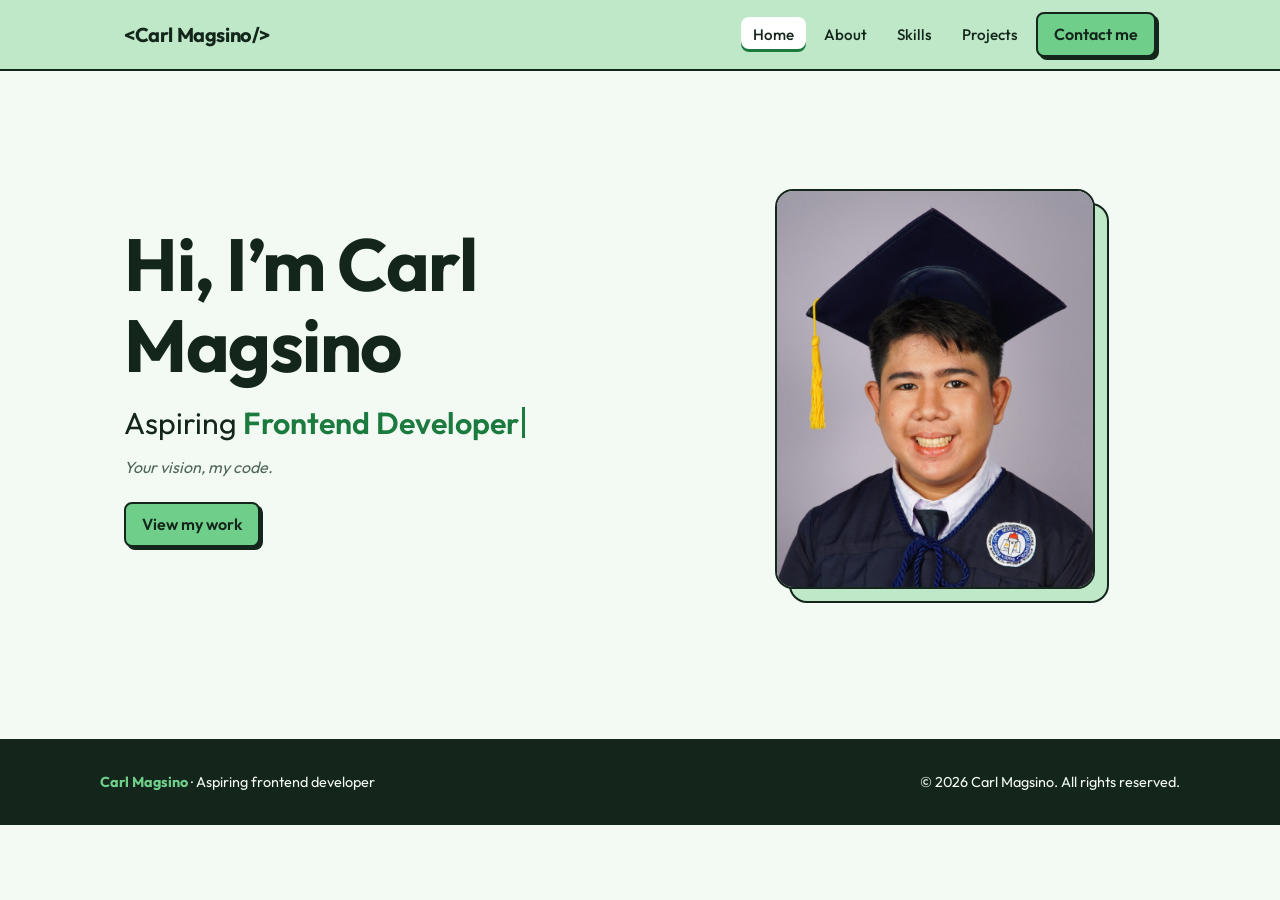
<file: index.html>
<!DOCTYPE html>
<html lang="en">
<head>
<meta charset="utf-8">
<meta name="viewport" content="width=device-width, initial-scale=1, viewport-fit=cover">
<title>Carl Magsino – Portfolio</title>
<link rel="preconnect" href="https://fonts.googleapis.com">
<link href="https://fonts.googleapis.com/css2?family=Outfit:wght@400;500;600;700&display=swap" rel="stylesheet">
<link rel="stylesheet" href="styles.css">
</head>
<body>
<header>
  <div class="bar">
    <a class="logo" href="#home">&lt;Carl Magsino/&gt;</a>
    <nav aria-label="Main">
      <a class="tab" href="#home">Home</a>
      <a class="tab" href="#about">About</a>
      <a class="tab" href="#skills">Skills</a>
      <a class="tab" href="#projects">Projects</a>
      <button class="btn" id="open" type="button">Contact me</button>
    </nav>
  </div>
</header>

<main>
  <section class="view" id="v-home">
    <div class="hero">
      <div>
        <h1>Hi, I’m Carl Magsino</h1>
        <p class="role">Aspiring <b id="type">Frontend Developer</b><span class="caret" aria-hidden="true"></span></p>
        <p class="tag">Your vision, my code.</p>
        <a class="btn" href="#projects">View my work</a>
      </div>
      <div class="portrait"><div class="ph"><img src="Gradpic.jpg" alt="Portrait of Carl Magsino"></div></div>
    </div>
  </section>

  <section class="view" id="v-about">
    <div class="about">
      <div class="avatar"><img src="Gradpic.jpg" alt="Portrait of Carl Magsino"></div>
      <div>
        <h2>About me</h2>
        <p>Hi! I’m <b>Carl Magsino</b>, an aspiring frontend developer who likes turning ideas into clean, friendly and responsive websites. I work with HTML, CSS, JavaScript and React, and I’m always learning new tools to sharpen my craft.</p>
        <p>Away from the keyboard, I enjoy music and games, which keep me curious and creative.</p>
        <div class="pills">
          <div class="pill"><b>Frontend dev</b>React, Tailwind and modern UI principles.</div>
          <div class="pill"><b>Responsive design</b>Layouts that work on every screen.</div>
          <div class="pill"><b>Creative coding</b>Mixing creativity with technical skill.</div>
        </div>
      </div>
    </div>
  </section>

  <section class="view" id="v-skills">
    <h2>My tech stack</h2>
    <p class="lede">I build fast, accessible, single-page and static sites with the tools below.</p>
    <div class="stack">
      <div class="skill"><i style="background:#ffb38a">HTML</i>HTML5</div>
      <div class="skill"><i style="background:#9ccbff">CSS</i>CSS3</div>
      <div class="skill"><i style="background:#ffe27a">JS</i>JavaScript</div>
      <div class="skill"><i style="background:#9aeaf5">Re</i>React</div>
      <div class="skill"><i style="background:#8fe0d6">TW</i>Tailwind</div>
      <div class="skill"><i style="background:#ff9c80">Git</i>Git</div>
    </div>
    <h2>What I can do</h2>
    <p class="lede">Responsive, good-looking sites that turn ideas into working products.</p>
    <div class="cards3">
      <div class="card"><h3>Static websites</h3><p>Fast, lightweight sites for portfolios, landing pages and small businesses.</p></div>
      <div class="card"><h3>Single-page apps</h3><p>App-like experiences with smooth navigation, built in React.</p></div>
      <div class="card"><h3>Redesign and polish</h3><p>Refreshing existing sites for clarity, speed and mobile screens.</p></div>
    </div>
  </section>

  <section class="view" id="v-projects">
    <h2>My projects</h2>
    <p class="lede">A selection of the things I’ve built.</p>
    <div class="grid" id="grid"></div>
  </section>
</main>

<footer>
  <div>
    <span><b>Carl Magsino</b> · Aspiring frontend developer</span>
    <span>© 2026 Carl Magsino. All rights reserved.</span>
  </div>
</footer>

<div class="scrim" id="scrim"></div>
<aside id="drawer" aria-label="Contact" aria-hidden="true">
  <button class="x" id="close" type="button" aria-label="Close contact panel">×</button>
  <h3>Get in touch</h3>
  <ul>
    <li><b>Email</b>carlmagsino@gmail.com</li>
    <li><b>Phone</b>+63 000 000 0000</li>
    <li><b>Location</b>Pasig City, Philippines</li>
  </ul>
  <div class="socials"><a href="#" >GitHub</a><a href="https://www.linkedin.com/in/carl-magzino-202988447/">LinkedIn</a><a href="#">Instagram</a></div>
</aside>

<script src="script.js"></script>
</body>
</html>
</file>
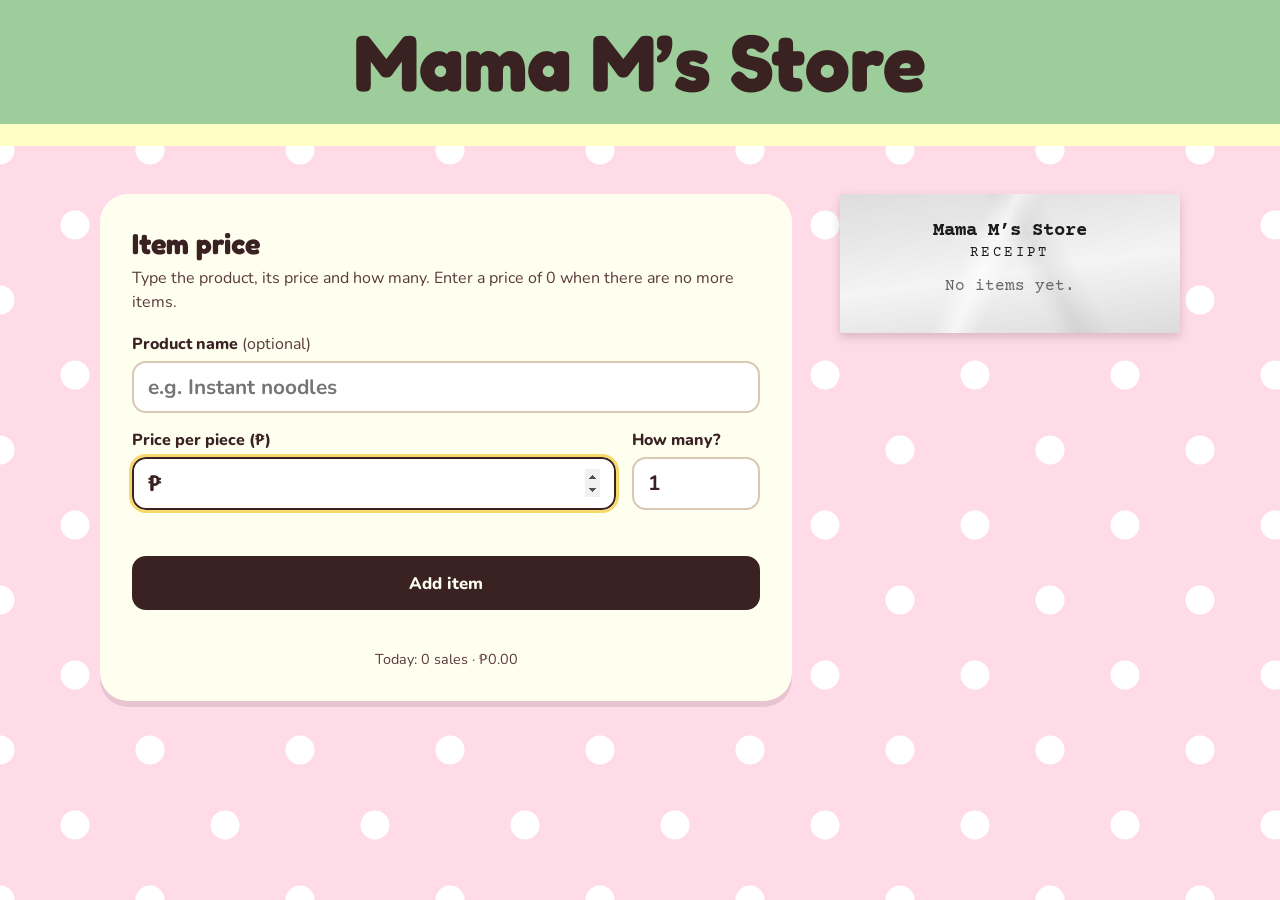
<file: mama-ms-store.html>
<!DOCTYPE html>
<html lang="en">
<head>
  <meta charset="UTF-8">
  <meta name="viewport" content="width=device-width, initial-scale=1">
  <title>Mama M's Store</title>
  <link rel="preconnect" href="https://fonts.googleapis.com">
  <link rel="preconnect" href="https://fonts.gstatic.com" crossorigin>
  <link href="https://fonts.googleapis.com/css2?family=Fredoka:wght@600;700&family=Courier+Prime:wght@400;700&family=Nunito:wght@400;700;800&display=swap" rel="stylesheet">
  <style>
:root {
  --green: #9ccd9b; --yellow: #ffffc4; --pink: #ffdbe8; --cream: #fffff0;
  --brown: #3a2222; --brown-soft: #5a3a3a; --err: #b3261e; --ok: #1d7a46;
}
* { box-sizing: border-box; }
[hidden] { display: none !important; }

body {
  margin: 0; min-height: 100vh;
  font-family: "Nunito", system-ui, sans-serif; color: var(--brown);
  background-color: var(--pink);
  background-image: radial-gradient(circle, #fff 0 14px, transparent 15px), radial-gradient(circle, #fff 0 14px, transparent 15px);
  background-size: 150px 150px; background-position: 0 0, 75px 75px;
}

header { background: var(--green); border-bottom: 22px solid var(--yellow); text-align: center; padding: 1rem; }
h1 { margin: 0; font: 700 clamp(2.4rem, 7vw, 5rem)/1.15 "Fredoka", sans-serif; }

.layout {
  max-width: 1120px; margin: 0 auto; padding: 3rem 1.25rem 4rem;
  display: grid; grid-template-columns: minmax(0, 1fr) 340px; gap: 3rem; align-items: start;
}

.card { background: var(--cream); border-radius: 28px; padding: 2rem; box-shadow: 0 6px 0 rgba(58,34,34,.12); }
.card h2 { margin: 0 0 .3rem; font: 700 1.8rem "Fredoka", sans-serif; }
.help { margin: 0 0 1.2rem; line-height: 1.5; color: var(--brown-soft); }

.fields { display: grid; grid-template-columns: 1fr 8rem; gap: 1rem; }
.fields[data-stage="payment"] { grid-template-columns: 1fr; }
.wide { grid-column: 1 / -1; }
label { display: block; font-weight: 800; margin-bottom: .35rem; }
.opt { font-weight: 400; color: var(--brown-soft); }

.field { display: flex; align-items: center; background: #fff; border: 2px solid #d8c8b4; border-radius: 14px; }
.field:focus-within { border-color: var(--brown); outline: 3px solid #f6d86b; }
.peso { padding-left: .9rem; font-size: 1.4rem; font-weight: 800; }
input { flex: 1; min-width: 0; border: 0; background: transparent; color: var(--brown); font: 700 1.3rem "Nunito", sans-serif; padding: .65rem .9rem; }
.peso + input { padding-left: .5rem; }
input:focus { outline: none; }

.message { min-height: 1.5rem; margin: .7rem 0; font-weight: 700; }
.message.error { color: var(--err); }
.message.info { color: var(--ok); }

button { font: 800 1.05rem "Nunito", sans-serif; border-radius: 14px; padding: .85rem 1.2rem; cursor: pointer; border: 2px solid var(--brown); }
button:focus-visible { outline: 3px solid #f6d86b; outline-offset: 2px; }
.primary { background: var(--brown); color: var(--cream); width: 100%; }
.primary:hover { background: var(--brown-soft); }
.ghost { background: transparent; color: var(--brown); }
.ghost:hover { background: #f4e9d6; }

.quick { display: flex; flex-wrap: wrap; gap: .6rem; margin-top: 1rem; }
.quick button { background: #fff3a8; padding: .55rem 1rem; }
.quick button:hover { background: #ffe978; }

.result { text-align: center; background: #e5f4e3; border-radius: 18px; padding: 1.2rem; }
.result span { display: block; font-weight: 800; }
.result strong { font: 700 3rem "Fredoka", sans-serif; color: var(--ok); }

.actions { display: grid; gap: .7rem; margin-top: 1rem; }
.today { margin: 1.4rem 0 0; font-size: .9rem; color: var(--brown-soft); text-align: center; }

/* Receipt */
.paper {
  font-family: "Courier Prime", "Courier New", monospace; color: #1b1b1b;
  padding: 1.6rem 1.3rem 1.4rem; border-radius: 2px;
  background:
    linear-gradient(115deg, transparent 38%, rgba(255,255,255,.65) 44%, transparent 50%),
    linear-gradient(62deg, transparent 52%, rgba(0,0,0,.06) 58%, transparent 66%),
    linear-gradient(172deg, rgba(0,0,0,.05), transparent 30%, rgba(255,255,255,.5) 55%, rgba(0,0,0,.06)),
    #e9e9e9;
  box-shadow: 0 4px 10px rgba(58,34,34,.2);
}
.paper h3 { margin: 0 0 .2rem; text-align: center; font-size: 1.2rem; }
.sub { margin: 0 0 1rem; text-align: center; letter-spacing: .25em; font-size: .85rem; }
.items { list-style: none; margin: 0; padding: 0; }
.line { display: flex; align-items: baseline; gap: .3rem; padding: .12rem 0; font-size: .92rem; }
.line span { overflow-wrap: anywhere; }
.line b { font-weight: 400; white-space: nowrap; }
.dots { flex: 1; min-width: 1rem; border-bottom: 2px dotted #555; transform: translateY(-3px); }
.rm { width: auto; padding: 0 .4rem; border: 0; background: none; color: var(--err); font-size: 1.1rem; line-height: 1; border-radius: 4px; }
.empty { text-align: center; color: #666; }
.totals { margin-top: .6rem; border-top: 2px dashed #555; padding-top: .5rem; }
.totals .grand b, .totals .change b, .totals .balance b { font-weight: 700; }
.totals .grand { font-size: 1.05rem; font-weight: 700; }
.totals .change { color: var(--ok); }
.totals .balance { color: var(--err); }
.thanks { text-align: center; margin: 1rem 0 .6rem; }

@media (max-width: 880px) { .layout { grid-template-columns: 1fr; gap: 2rem; } .card { padding: 1.4rem; } }

  </style>
</head>
<body>
  <header><h1>Mama M’s Store</h1></header>

  <main class="layout">
    <section class="card" aria-labelledby="step-title">
      <h2 id="step-title">Item price</h2>
      <p id="step-help" class="help"></p>

      <form id="entry-form" novalidate>
        <div class="fields" id="fields">
          <div id="name-wrap" class="wide">
            <label for="name">Product name <span class="opt">(optional)</span></label>
            <div class="field"><input id="name" type="text" maxlength="30" autocomplete="off" placeholder="e.g. Instant noodles"></div>
          </div>
          <div>
            <label for="amount" id="amount-label">Price per piece (₱)</label>
            <div class="field"><span class="peso" aria-hidden="true">₱</span>
              <input id="amount" type="number" inputmode="decimal" min="0" step="0.01" autocomplete="off" autofocus></div>
          </div>
          <div id="qty-wrap">
            <label for="qty">How many?</label>
            <div class="field"><input id="qty" type="number" inputmode="numeric" min="1" step="1" value="1" autocomplete="off"></div>
          </div>
        </div>
        <p id="message" class="message" role="status" aria-live="polite"></p>
        <button id="submit-btn" class="primary" type="submit">Add item</button>
      </form>

      <div id="quick" class="quick" hidden aria-label="Quick payment amounts"></div>

      <div id="result" class="result" hidden>
        <span>Change to give</span><strong id="result-amount"></strong>
      </div>

      <div class="actions">
        <button id="new-btn" class="primary" type="button" hidden>Next customer</button>
        <button id="cancel-btn" class="ghost" type="button" hidden>Cancel sale</button>
      </div>

      <p id="today" class="today"></p>
    </section>

    <aside class="receipt" aria-label="Receipt">
      <div class="paper">
        <h3>Mama M’s Store</h3>
        <p class="sub">RECEIPT</p>
        <ul id="item-list" class="items"></ul>
        <p id="empty" class="empty">No items yet.</p>
        <div id="totals" class="totals"></div>
        <p id="thanks" class="thanks" hidden>Thank you for shopping with us!</p>
      </div>
    </aside>
  </main>

  <script>
// Mama M's Store – sari-sari checkout
// Money is kept in centavos (integers) to avoid floating-point errors.

const DISCOUNT_THRESHOLD = 20000; // ₱200.00
const DISCOUNT_RATE = 0.05;       // 5%
const STORE_KEY = "mamaM-store";

const $ = id => document.getElementById(id);
const esc = s => s.replace(/[&<>"]/g, c => ({ "&": "&amp;", "<": "&lt;", ">": "&gt;", '"': "&quot;" }[c]));
const peso = c => "₱" + (c / 100).toLocaleString("en-PH", { minimumFractionDigits: 2, maximumFractionDigits: 2 });
const toCentavos = v => Math.round(parseFloat(v) * 100);

// ---- Daily tally (kept in the browser, resets each day) ----
function loadDaily() {
  const day = new Date().toDateString();
  try {
    const d = JSON.parse(localStorage.getItem(STORE_KEY));
    if (d) return d.day === day ? d : { day, sales: 0, revenue: 0 };
  } catch (e) { /* storage unavailable */ }
  return { day, sales: 0, revenue: 0 };
}
function saveDaily() { try { localStorage.setItem(STORE_KEY, JSON.stringify(daily)); } catch (e) { /* ignore */ } }
const daily = loadDaily();

// ---- Sale state ----
const state = { stage: "items", items: [], total: 0, discount: 0, paid: 0, firstPayment: 0 };
const lineTotal = it => it.price * it.qty;
const subtotal = () => state.items.reduce((s, it) => s + lineTotal(it), 0);

const form = $("entry-form"), priceIn = $("amount"), qtyIn = $("qty"), nameIn = $("name");
const message = $("message"), itemList = $("item-list");

function say(text, type) {
  message.textContent = text;
  message.className = "message" + (type ? " " + type : "");
}

// ---- Receipt rendering ----
const row = (l, v, cls = "") => `<div class="line ${cls}"><span>${l}</span><i class="dots"></i><b>${v}</b></div>`;

function renderReceipt() {
  const canRemove = state.stage === "items";
  itemList.innerHTML = state.items.map((it, i) =>
    `<li class="line"><span>${it.qty} × ${esc(it.name)}</span><i class="dots"></i><b>${peso(lineTotal(it))}</b>` +
    (canRemove ? `<button class="rm" type="button" data-i="${i}" aria-label="Remove ${esc(it.name)}">×</button>` : "") + `</li>`
  ).join("");
  $("empty").hidden = state.items.length > 0;

  let rows = "";
  if (state.items.length) rows += row("Products Entered", state.items.length);
  if (state.stage === "items") {
    if (state.items.length) rows += row("Running total", peso(subtotal()));
  } else {
    rows += row("Grand Total Sales", peso(subtotal()));
    rows += row("Discount (5%)", state.discount > 0 ? "-" + peso(state.discount) : peso(0));
    rows += row("Final Price", peso(state.total), "grand");
    if (state.paid > 0) {
      rows += row("Amount Paid", peso(state.paid));
      if (state.firstPayment < state.total) rows += row("Additional Payment", peso(state.paid - state.firstPayment));
      rows += state.paid >= state.total
        ? row("Change", peso(state.paid - state.total), "change")
        : row("Remaining Balance", peso(state.total - state.paid), "balance");
    }
  }
  $("totals").innerHTML = rows;
  $("totals").hidden = !rows;
  $("thanks").hidden = state.stage !== "done";
}

function renderStage() {
  const s = state.stage;
  $("entry-form").hidden = s === "done";
  $("fields").dataset.stage = s;
  $("name-wrap").hidden = $("qty-wrap").hidden = s !== "items";
  $("quick").hidden = s !== "payment";
  $("result").hidden = s !== "done";
  $("new-btn").hidden = s !== "done";
  $("cancel-btn").hidden = s === "done" || state.items.length === 0;

  if (s === "items") {
    $("step-title").textContent = "Item price";
    $("step-help").textContent = "Type the product, its price and how many. Enter a price of 0 when there are no more items.";
    $("amount-label").textContent = "Price per piece (₱)";
    $("submit-btn").textContent = "Add item";
  } else if (s === "payment") {
    const more = state.paid > 0;
    $("step-title").textContent = "Payment";
    $("step-help").textContent = more
      ? `Remaining balance: ${peso(state.total - state.paid)}. Collect it from the customer and enter the amount.`
      : `Final price: ${peso(state.total)}. Enter the payment or tap a quick amount.`;
    $("amount-label").textContent = more ? "Collect remaining balance (₱)" : "Payment (₱)";
    $("submit-btn").textContent = state.paid > 0 ? "Collect balance" : "Calculate change";
    $("quick").innerHTML = [["exact", "Exact"], [10000, "₱100"], [20000, "₱200"], [50000, "₱500"], [100000, "₱1,000"]]
      .map(([v, t]) => `<button type="button" data-amt="${v}">${t}</button>`).join("");
  } else {
    $("step-title").textContent = "Paid. Salamat!";
    $("step-help").textContent = "The sale is complete. Ready for the next customer.";
    $("result-amount").textContent = peso(state.paid - state.total);
  }
  $("today").textContent = `Today: ${daily.sales} sale${daily.sales === 1 ? "" : "s"} · ${peso(daily.revenue)}`;

  renderReceipt();
  nameIn.value = ""; priceIn.value = ""; qtyIn.value = "1";
  if (s !== "done") priceIn.focus();
}

// ---- Logic ----
function handleItem(price) {
  if (price === 0) {
    if (!state.items.length) return say("Add at least one item before entering 0.", "error");
    const sub = subtotal();
    state.discount = sub >= DISCOUNT_THRESHOLD ? Math.round(sub * DISCOUNT_RATE) : 0;
    state.total = sub - state.discount;
    state.stage = "payment";
    say(state.discount > 0
      ? `Purchase reached ${peso(DISCOUNT_THRESHOLD)}. 5% discount applied.`
      : "No discount. It applies at ₱200.00 or more.", "info");
    return renderStage();
  }
  const qty = Number(qtyIn.value);
  if (!Number.isInteger(qty) || qty < 1) return say("Quantity must be a whole number, 1 or more.", "error");
  const name = nameIn.value.trim() || `Item ${state.items.length + 1}`;
  state.items.push({ name, price, qty });
  say(`Added ${qty} × ${name} = ${peso(price * qty)}.`, "info");
  renderStage();
}

function handlePayment(value) {
  if (value <= 0) return say("Enter an amount greater than 0.", "error");
  if (state.paid === 0) state.firstPayment = value;
  state.paid += value;
  if (state.paid >= state.total) {
    state.stage = "done";
    daily.sales += 1; daily.revenue += state.total;
    saveDaily();
    say("");
  } else {
    say(`Remaining Balance: ${peso(state.total - state.paid)}. Collect the remaining balance.`, "error");
  }
  renderStage();
}

function newSale() {
  Object.assign(state, { stage: "items", items: [], total: 0, discount: 0, paid: 0, firstPayment: 0 });
  say("");
  renderStage();
}

form.addEventListener("submit", e => {
  e.preventDefault();
  const raw = priceIn.value.trim(), num = parseFloat(raw);
  if (raw === "" || Number.isNaN(num)) return say("Enter a number.", "error");
  if (num < 0) return say("Amount can't be negative.", "error");
  state.stage === "items" ? handleItem(toCentavos(raw)) : handlePayment(toCentavos(raw));
  if (message.classList.contains("error")) priceIn.focus();
});

$("quick").addEventListener("click", e => {
  const b = e.target.closest("button[data-amt]");
  if (!b) return;
  handlePayment(b.dataset.amt === "exact" ? state.total - state.paid : Number(b.dataset.amt));
});

itemList.addEventListener("click", e => {
  const b = e.target.closest(".rm");
  if (!b) return;
  const [gone] = state.items.splice(Number(b.dataset.i), 1);
  say(`Removed ${gone.name}.`, "info");
  renderStage();
});

$("cancel-btn").addEventListener("click", () => {
  if (confirm("Cancel this sale and clear all items?")) newSale();
});
$("new-btn").addEventListener("click", newSale);

renderStage();
  </script>
</body>
</html>
</file>
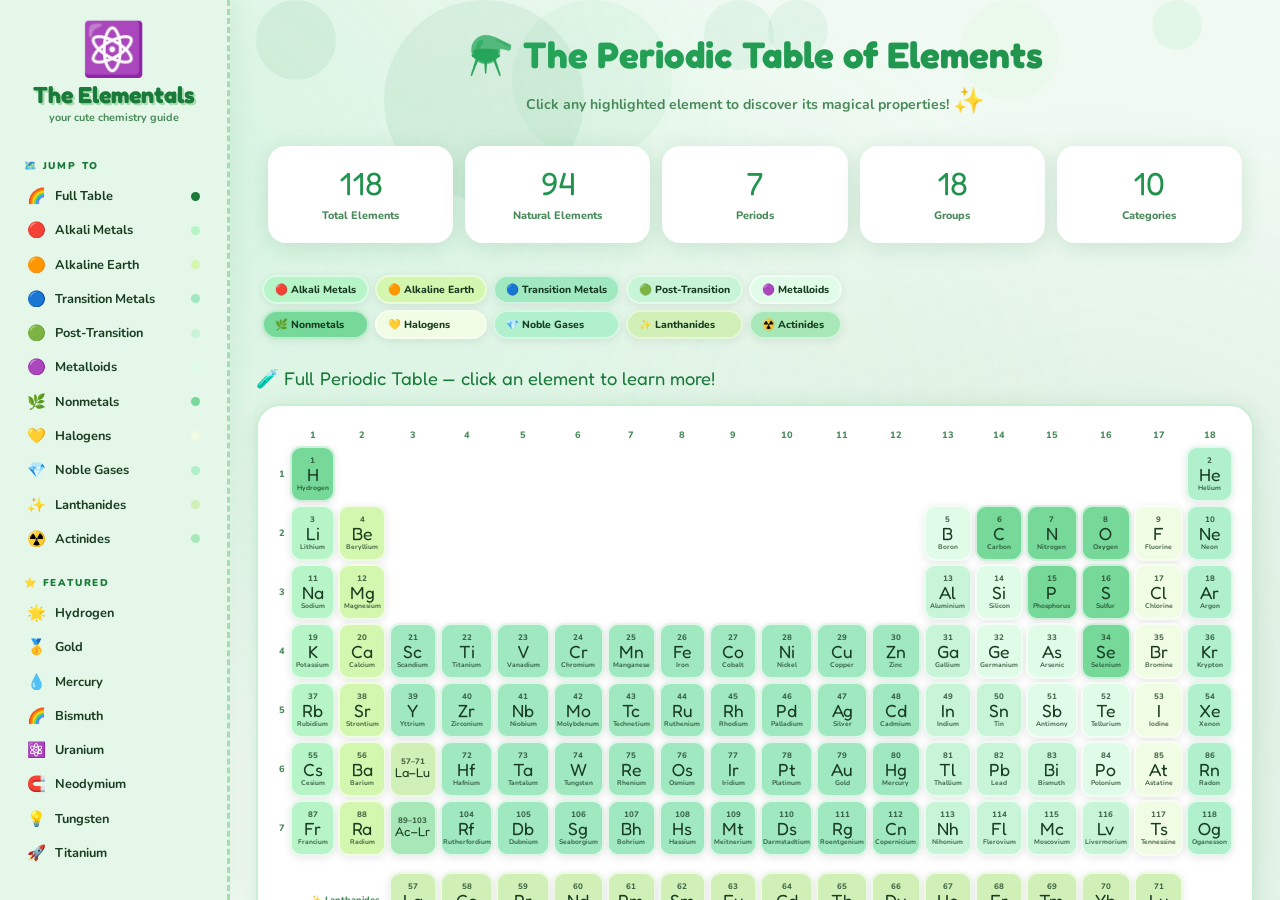
<file: periodic-table.html>
<!DOCTYPE html>
<html lang="en">
<head>
<meta charset="UTF-8">
<meta name="viewport" content="width=device-width, initial-scale=1.0">
<title>⚛️ The Elementals</title>
<link href="https://fonts.googleapis.com/css2?family=Nunito:wght@400;600;700;800;900&family=Fredoka+One&display=swap" rel="stylesheet">
<style>
*, *::before, *::after { box-sizing: border-box; margin: 0; padding: 0; }
:root {
  --bg:        #f0faf2;
  --sidebar:   #e4f7e8;
  --card:      #ffffff;
  --border:    #a8dbb0;
  --text:      #1a3d22;
  --muted:     #4a8a5a;
  --pink:      #2ecc71;
  --violet:    #1a7a3a;
  --mint:      #27ae60;
  --yellow:    #a8e6b8;
  --sky:       #52c97a;
  --shadow:    0 4px 22px rgba(30,120,60,.15);
  --c-alkali:       #b7f5c8;
  --c-alkaline:     #d4f7b0;
  --c-transition:   #a0e8c0;
  --c-post:         #c8f5d8;
  --c-metalloid:    #e0fce8;
  --c-nonmetal:     #76d99a;
  --c-halogen:      #f0fce4;
  --c-noble:        #b0f0cc;
  --c-lanthanide:   #d0f0b8;
  --c-actinide:     #a8e8b8;
}
html { scroll-behavior: smooth; }
body {
  font-family: 'Nunito', sans-serif;
  background: var(--bg);
  color: var(--text);
  height: 100vh;
  overflow: hidden;
}
body::before {
  content: '';
  position: fixed; inset: 0; z-index: 0;
  background:
    radial-gradient(circle at 15% 20%, rgba(46,204,113,.12) 0%, transparent 45%),
    radial-gradient(circle at 85% 75%, rgba(26,122,58,.10) 0%, transparent 45%),
    radial-gradient(circle at 50% 50%, rgba(82,201,122,.08) 0%, transparent 60%);
  animation: bgPulse 10s ease-in-out infinite alternate;
  pointer-events: none;
}
@keyframes bgPulse { from{opacity:.7} to{opacity:1} }
.orbs { position:fixed;inset:0;z-index:0;pointer-events:none;overflow:hidden; }
.orb { position:absolute;border-radius:50%;opacity:.07;animation:floatOrb linear infinite; }
.orb:nth-child(1){width:120px;height:120px;background:#2ecc71;left:5%;animation-duration:14s;animation-delay:0s}
.orb:nth-child(2){width:80px;height:80px;background:#1a7a3a;left:20%;animation-duration:18s;animation-delay:2s}
.orb:nth-child(3){width:160px;height:160px;background:#52c97a;left:40%;animation-duration:12s;animation-delay:4s}
.orb:nth-child(4){width:60px;height:60px;background:#27ae60;left:60%;animation-duration:16s;animation-delay:1s}
.orb:nth-child(5){width:100px;height:100px;background:#a8e6b8;left:75%;animation-duration:20s;animation-delay:3s}
.orb:nth-child(6){width:50px;height:50px;background:#2ecc71;left:90%;animation-duration:11s;animation-delay:5s}
.orb:nth-child(7){width:200px;height:200px;background:#1a7a3a;left:30%;animation-duration:22s;animation-delay:7s}
.orb:nth-child(8){width:70px;height:70px;background:#27ae60;left:55%;animation-duration:15s;animation-delay:9s}
@keyframes floatOrb{0%{transform:translateY(110vh) scale(.8)}100%{transform:translateY(-15vh) scale(1.1)}}
.layout {
  display:flex;
  height:100vh;
  position:relative;
  z-index:1;
  overflow:hidden;
}
.sidebar {
  width:230px;flex-shrink:0;
  background:var(--sidebar);
  border-right:3px dashed var(--border);
  padding:24px 14px 32px;
  display:flex;flex-direction:column;gap:4px;
  height:100vh;
  overflow-y:auto;
  box-shadow:4px 0 24px rgba(30,120,60,.08);
  animation:slideInLeft .6s cubic-bezier(.34,1.56,.64,1) both;
}
@keyframes slideInLeft{from{transform:translateX(-100%);opacity:0}to{transform:translateX(0);opacity:1}}
.logo { text-align:center;padding:0 0 20px;animation:logoBounce 2.4s ease-in-out infinite; }
@keyframes logoBounce{0%,100%{transform:translateY(0)}50%{transform:translateY(-7px)}}
.logo-icon { font-size:52px;display:block;line-height:1; }
.logo h1 { font-family:'Fredoka One',cursive;font-size:1.45rem;color:#1a7a3a;text-shadow:2px 2px 0 #a8dbb0;margin-top:4px; }
.logo p { font-size:.68rem;color:var(--muted);font-weight:700;margin-top:2px; }
.nav-sec { font-size:.62rem;font-weight:900;text-transform:uppercase;letter-spacing:1.8px;color:#1a7a3a;padding:10px 10px 4px; }
.nav-link {
  display:flex;align-items:center;gap:9px;
  padding:9px 13px;border-radius:13px;
  text-decoration:none;color:var(--text);
  font-size:.80rem;font-weight:700;
  transition:background .2s,color .2s,transform .2s;
  position:relative;overflow:hidden;
}
.nav-link::before {
  content:'';position:absolute;inset:0;
  background:linear-gradient(135deg,#1a7a3a,#2ecc71);
  opacity:0;transition:opacity .25s;border-radius:13px;
}
.nav-link:hover::before{opacity:1}
.nav-link:hover{color:white;transform:translateX(5px)}
.nav-link .ico{font-size:.95rem;position:relative;z-index:1}
.nav-link .lbl{position:relative;z-index:1}
.nav-dot{width:9px;height:9px;border-radius:50%;margin-left:auto;position:relative;z-index:1;flex-shrink:0}
.main { flex:1;padding:32px 26px 48px;min-width:0;height:100vh;overflow-y:auto;scroll-behavior:smooth; }
.hero { text-align:center;margin-bottom:28px;animation:fadeDown .7s ease both; }
@keyframes fadeDown{from{opacity:0;transform:translateY(-28px)}to{opacity:1;transform:translateY(0)}}
.hero h2 {
  font-family:'Fredoka One',cursive;font-size:2.3rem;
  background:linear-gradient(130deg,#27ae60,#1a7a3a,#52c97a);
  -webkit-background-clip:text;-webkit-text-fill-color:transparent;background-clip:text;
  animation:shimmer 4s linear infinite;background-size:300%;
}
@keyframes shimmer{0%{background-position:0% 50%}50%{background-position:100% 50%}100%{background-position:0% 50%}}
.hero p{font-size:.88rem;font-weight:700;color:var(--muted);margin-top:6px}
.hero .sparkles{font-size:1.6rem;animation:spin 4s linear infinite;display:inline-block}
@keyframes spin{to{transform:rotate(360deg)}}
.stats-table{width:100%;border-collapse:separate;border-spacing:12px 0;margin-bottom:26px;animation:fadeUp .7s ease .15s both}
@keyframes fadeUp{from{opacity:0;transform:translateY(22px)}to{opacity:1;transform:translateY(0)}}
.stats-table td {
  background:var(--card);border-radius:18px;padding:16px 10px;text-align:center;
  box-shadow:var(--shadow);border:2px solid transparent;
  transition:transform .3s cubic-bezier(.34,1.56,.64,1),border-color .3s,box-shadow .3s;
  width:20%;
}
.stats-table td:hover{transform:translateY(-8px) rotate(-1.5deg);border-color:#1a7a3a;box-shadow:0 12px 36px rgba(30,120,60,.22)}
.stat-num{font-family:'Fredoka One',cursive;font-size:2rem;background:linear-gradient(135deg,#27ae60,#1a7a3a);-webkit-background-clip:text;-webkit-text-fill-color:transparent;background-clip:text;display:block}
.stat-lbl{font-size:.68rem;font-weight:800;color:var(--muted)}
.legend-wrap{margin-bottom:22px;animation:fadeUp .7s ease .25s both}
.legend-table{border-collapse:separate;border-spacing:6px 6px}
.legend-table td{padding:5px 11px;border-radius:50px;font-size:.65rem;font-weight:800;white-space:nowrap;cursor:default;transition:transform .2s,box-shadow .2s;border:2px solid rgba(255,255,255,.5);box-shadow:0 2px 8px rgba(0,0,0,.08)}
.legend-table td:hover{transform:scale(1.12);box-shadow:0 6px 18px rgba(0,0,0,.15)}
.section-title{font-family:'Fredoka One',cursive;font-size:1.15rem;color:#1a7a3a;margin-bottom:14px;animation:fadeUp .7s ease .3s both}
.table-wrap{background:var(--card);border-radius:24px;padding:18px 16px;box-shadow:var(--shadow);overflow-x:auto;border:2px solid #c8edd0;animation:fadeUp .7s ease .35s both}
.ptable{border-collapse:separate;border-spacing:3px;min-width:860px}
.glabel,.plabel{font-size:.58rem;font-weight:800;color:var(--muted);text-align:center;padding:2px;cursor:default}
.el{
  width:56px;height:56px;border-radius:11px;text-align:center;vertical-align:middle;
  cursor:pointer;transition:transform .22s cubic-bezier(.34,1.56,.64,1),box-shadow .22s,opacity .22s;
  border:2px solid rgba(255,255,255,.65);box-shadow:0 2px 8px rgba(0,0,0,.09);
  position:relative;overflow:visible;text-decoration:none;color:inherit;
}
.el{animation:popIn .45s cubic-bezier(.34,1.56,.64,1) both}
.ptable tr:nth-child(1) .el{animation-delay:.05s}
.ptable tr:nth-child(2) .el{animation-delay:.10s}
.ptable tr:nth-child(3) .el{animation-delay:.15s}
.ptable tr:nth-child(4) .el{animation-delay:.20s}
.ptable tr:nth-child(5) .el{animation-delay:.26s}
.ptable tr:nth-child(6) .el{animation-delay:.32s}
.ptable tr:nth-child(7) .el{animation-delay:.38s}
.ptable tr:nth-child(8) .el{animation-delay:.44s}
.ptable tr:nth-child(9) .el{animation-delay:.50s}
.ptable tr:nth-child(10) .el{animation-delay:.55s}
.ptable tr:nth-child(11) .el{animation-delay:.60s}
@keyframes popIn{from{opacity:0;transform:scale(.4) rotate(8deg)}to{opacity:1;transform:scale(1) rotate(0)}}
.el:hover{transform:scale(1.20) translateY(-4px);z-index:20;box-shadow:0 10px 28px rgba(0,0,0,.22),0 0 0 3px white,0 0 0 5px #27ae60}
.el:active{transform:scale(.93)}
.en{font-size:.5rem;font-weight:800;opacity:.75;line-height:1;display:block}
.es{font-family:'Fredoka One',cursive;font-size:1.1rem;line-height:1.1;display:block}
.enm{font-size:.42rem;font-weight:700;opacity:.8;line-height:1.1;display:block}
.emp{cursor:default;background:transparent!important;box-shadow:none!important;border-color:transparent!important}
.emp:hover{transform:none!important;box-shadow:none!important}
.gap-row td{height:10px;background:transparent;border:none}
.slabel{font-size:.58rem;font-weight:800;color:var(--muted);text-align:right;padding-right:6px;white-space:nowrap;cursor:default;background:transparent!important;box-shadow:none!important;border-color:transparent!important}
.slabel:hover{transform:none!important}
.alkali    {background:var(--c-alkali)}
.alkaline  {background:var(--c-alkaline)}
.transition{background:var(--c-transition)}
.post      {background:var(--c-post)}
.metalloid {background:var(--c-metalloid)}
.nonmetal  {background:var(--c-nonmetal)}
.halogen   {background:var(--c-halogen)}
.noble     {background:var(--c-noble)}
.lanthanide{background:var(--c-lanthanide)}
.actinide  {background:var(--c-actinide)}

/* ── DETAIL OVERLAY ── */
.detail-overlay{
  position:fixed;inset:0;z-index:200;
  background:rgba(20,80,40,.35);
  backdrop-filter:blur(6px);
  opacity:0;pointer-events:none;
  transition:opacity .35s;
  display:flex;align-items:center;justify-content:center;
}
.detail-overlay:target{opacity:1;pointer-events:all;animation:overlayIn .35s ease both}
@keyframes overlayIn{from{opacity:0}to{opacity:1}}
.detail-card{
  background:var(--card);border-radius:28px;
  padding:28px 28px 24px;
  width:380px;max-width:95vw;max-height:92vh;
  overflow-y:auto;
  box-shadow:0 24px 80px rgba(20,80,40,.28);
  position:relative;
  border:3px dashed #a8dbb0;
  animation:cardPop .45s cubic-bezier(.34,1.56,.64,1) both;
}
@keyframes cardPop{from{transform:scale(.5) rotate(-6deg);opacity:0}to{transform:scale(1) rotate(0);opacity:1}}
.detail-close{
  position:absolute;top:14px;right:14px;
  width:32px;height:32px;border-radius:50%;
  background:#d4f0da;color:#1a7a3a;
  font-weight:900;font-size:1rem;
  display:flex;align-items:center;justify-content:center;
  text-decoration:none;
  transition:background .2s,transform .2s;
  line-height:1;
}
.detail-close:hover{background:#1a7a3a;color:white;transform:rotate(90deg) scale(1.1)}

.detail-sym{font-family:'Fredoka One',cursive;font-size:4.5rem;text-align:center;line-height:1;margin:4px 0 6px;animation:symBounce .6s cubic-bezier(.34,1.56,.64,1) .1s both}
@keyframes symBounce{from{transform:scale(0) rotate(-15deg);opacity:0}to{transform:scale(1) rotate(0);opacity:1}}
.detail-name{font-family:'Fredoka One',cursive;font-size:1.6rem;text-align:center;background:linear-gradient(130deg,#27ae60,#1a7a3a);-webkit-background-clip:text;-webkit-text-fill-color:transparent;background-clip:text;margin-bottom:4px}
.detail-num{text-align:center;font-size:.78rem;color:var(--muted);font-weight:700;margin-bottom:12px}
.detail-badge{display:block;width:fit-content;margin:0 auto 14px;padding:4px 16px;border-radius:50px;font-size:.7rem;font-weight:800;border:2px solid rgba(0,0,0,.1)}
.detail-props-table{width:100%;border-collapse:separate;border-spacing:8px;margin-bottom:14px}
.detail-props-table td{background:var(--bg);border-radius:13px;padding:10px 8px;text-align:center;width:50%}
.prop-v{font-family:'Fredoka One',cursive;font-size:1.05rem;color:#1a7a3a;display:block}
.prop-k{font-size:.6rem;font-weight:800;color:var(--muted);text-transform:uppercase;letter-spacing:.5px}
.detail-fact{background:linear-gradient(135deg,#edfaf1,#f0fce8);border-radius:16px;padding:14px 16px;font-size:.76rem;font-weight:700;line-height:1.6;color:var(--text);border:2px dashed #a8dbb0}
.detail-fact::before{content:"✨ Fun Fact";display:block;font-family:'Fredoka One',cursive;font-size:.88rem;color:#1a7a3a;margin-bottom:5px}

@keyframes pulse{0%,100%{transform:scale(1)}50%{transform:scale(1.3)}}
::-webkit-scrollbar{width:6px;height:6px}
::-webkit-scrollbar-track{background:#d4f0da;border-radius:6px}
::-webkit-scrollbar-thumb{background:#27ae60;border-radius:6px}

.cat-grid{display:grid;grid-template-columns:repeat(auto-fill,minmax(56px,1fr));gap:6px;margin-top:12px}
.cat-desc{font-size:.78rem;font-weight:700;color:var(--muted);padding:10px 4px 4px;line-height:1.6}
</style>
</head>
<body>

<div class="orbs" aria-hidden="true">
  <div class="orb"></div><div class="orb"></div><div class="orb"></div><div class="orb"></div>
  <div class="orb"></div><div class="orb"></div><div class="orb"></div><div class="orb"></div>
</div>

<!-- ══════════════════════════════════════════════════════════════
     ELEMENT DETAIL PANELS
══════════════════════════════════════════════════════════════ -->

<!-- H -->
<div class="detail-overlay" id="el1">
  <div class="detail-card">
    <a class="detail-close" href="#">✕</a>
    <div class="detail-sym" style="color:#0d6e35">H</div>
    <div class="detail-name">Hydrogen</div>
    <div class="detail-num">Atomic Number: 1 · Mass: 1.008 u</div>
    <span class="detail-badge" style="background:var(--c-nonmetal)">Reactive Nonmetal</span>
    <table class="detail-props-table"><tr>
      <td><span class="prop-v">1</span><span class="prop-k">Period</span></td>
      <td><span class="prop-v">1</span><span class="prop-k">Group</span></td>
    </tr><tr>
      <td><span class="prop-v">1.008</span><span class="prop-k">Atomic Mass</span></td>
      <td><span class="prop-v">Gas 💨</span><span class="prop-k">State @ RT</span></td>
    </tr></table>
    <div class="detail-fact">The most abundant element in the universe! Stars are mostly hydrogen — it powers the sun through nuclear fusion. 🌟</div>
  </div>
</div>

<!-- He -->
<div class="detail-overlay" id="el2">
  <div class="detail-card">
    <a class="detail-close" href="#">✕</a>
    <div class="detail-sym" style="color:#188744">He</div>
    <div class="detail-name">Helium</div>
    <div class="detail-num">Atomic Number: 2 · Mass: 4.003 u</div>
    <span class="detail-badge" style="background:var(--c-noble)">Noble Gas</span>
    <table class="detail-props-table"><tr>
      <td><span class="prop-v">1</span><span class="prop-k">Period</span></td>
      <td><span class="prop-v">18</span><span class="prop-k">Group</span></td>
    </tr><tr>
      <td><span class="prop-v">4.003</span><span class="prop-k">Atomic Mass</span></td>
      <td><span class="prop-v">Gas 💨</span><span class="prop-k">State @ RT</span></td>
    </tr></table>
    <div class="detail-fact">Helium makes your voice squeaky and balloons float! It's the second most abundant element in the universe. 🎈</div>
  </div>
</div>

<!-- Li -->
<div class="detail-overlay" id="el3">
  <div class="detail-card">
    <a class="detail-close" href="#">✕</a>
    <div class="detail-sym" style="color:#155724">Li</div>
    <div class="detail-name">Lithium</div>
    <div class="detail-num">Atomic Number: 3 · Mass: 6.941 u</div>
    <span class="detail-badge" style="background:var(--c-alkali)">Alkali Metal</span>
    <table class="detail-props-table"><tr>
      <td><span class="prop-v">2</span><span class="prop-k">Period</span></td>
      <td><span class="prop-v">1</span><span class="prop-k">Group</span></td>
    </tr><tr>
      <td><span class="prop-v">6.941</span><span class="prop-k">Atomic Mass</span></td>
      <td><span class="prop-v">Solid 🧱</span><span class="prop-k">State @ RT</span></td>
    </tr></table>
    <div class="detail-fact">Powers almost every phone, laptop, and electric car battery! It's also used in mood-stabilizing medication. 🔋</div>
  </div>
</div>

<!-- Be -->
<div class="detail-overlay" id="el4">
  <div class="detail-card">
    <a class="detail-close" href="#">✕</a>
    <div class="detail-sym" style="color:#276a34">Be</div>
    <div class="detail-name">Beryllium</div>
    <div class="detail-num">Atomic Number: 4 · Mass: 9.012 u</div>
    <span class="detail-badge" style="background:var(--c-alkaline)">Alkaline Earth Metal</span>
    <table class="detail-props-table"><tr>
      <td><span class="prop-v">2</span><span class="prop-k">Period</span></td>
      <td><span class="prop-v">2</span><span class="prop-k">Group</span></td>
    </tr><tr>
      <td><span class="prop-v">9.012</span><span class="prop-k">Atomic Mass</span></td>
      <td><span class="prop-v">Solid 🧱</span><span class="prop-k">State @ RT</span></td>
    </tr></table>
    <div class="detail-fact">Extremely light and stiff — used in aerospace and nuclear reactors. Toxic if inhaled as dust, but gemstones like emerald and aquamarine contain beryllium! 💎</div>
  </div>
</div>

<!-- B -->
<div class="detail-overlay" id="el5">
  <div class="detail-card">
    <a class="detail-close" href="#">✕</a>
    <div class="detail-sym" style="color:#20854b">B</div>
    <div class="detail-name">Boron</div>
    <div class="detail-num">Atomic Number: 5 · Mass: 10.811 u</div>
    <span class="detail-badge" style="background:var(--c-metalloid)">Metalloid</span>
    <table class="detail-props-table"><tr>
      <td><span class="prop-v">2</span><span class="prop-k">Period</span></td>
      <td><span class="prop-v">13</span><span class="prop-k">Group</span></td>
    </tr><tr>
      <td><span class="prop-v">10.811</span><span class="prop-k">Atomic Mass</span></td>
      <td><span class="prop-v">Solid 🧱</span><span class="prop-k">State @ RT</span></td>
    </tr></table>
    <div class="detail-fact">Borax (sodium borate) has been used for centuries as a cleaner. Boron fibers are stronger than steel at a fraction of the weight. 🪄</div>
  </div>
</div>

<!-- C -->
<div class="detail-overlay" id="el6">
  <div class="detail-card">
    <a class="detail-close" href="#">✕</a>
    <div class="detail-sym" style="color:#0d6e35">C</div>
    <div class="detail-name">Carbon</div>
    <div class="detail-num">Atomic Number: 6 · Mass: 12.011 u</div>
    <span class="detail-badge" style="background:var(--c-nonmetal)">Reactive Nonmetal</span>
    <table class="detail-props-table"><tr>
      <td><span class="prop-v">2</span><span class="prop-k">Period</span></td>
      <td><span class="prop-v">14</span><span class="prop-k">Group</span></td>
    </tr><tr>
      <td><span class="prop-v">12.011</span><span class="prop-k">Atomic Mass</span></td>
      <td><span class="prop-v">Solid 🧱</span><span class="prop-k">State @ RT</span></td>
    </tr></table>
    <div class="detail-fact">The basis of all life on Earth! The same element forms both diamonds and pencil graphite — just arranged differently. 💎</div>
  </div>
</div>

<!-- N -->
<div class="detail-overlay" id="el7">
  <div class="detail-card">
    <a class="detail-close" href="#">✕</a>
    <div class="detail-sym" style="color:#0d6e35">N</div>
    <div class="detail-name">Nitrogen</div>
    <div class="detail-num">Atomic Number: 7 · Mass: 14.007 u</div>
    <span class="detail-badge" style="background:var(--c-nonmetal)">Reactive Nonmetal</span>
    <table class="detail-props-table"><tr>
      <td><span class="prop-v">2</span><span class="prop-k">Period</span></td>
      <td><span class="prop-v">15</span><span class="prop-k">Group</span></td>
    </tr><tr>
      <td><span class="prop-v">14.007</span><span class="prop-k">Atomic Mass</span></td>
      <td><span class="prop-v">Gas 💨</span><span class="prop-k">State @ RT</span></td>
    </tr></table>
    <div class="detail-fact">Makes up 78% of Earth's atmosphere! Liquid nitrogen at −196°C is used to freeze-preserve food, biological samples, and even skin tags. 🌬️</div>
  </div>
</div>

<!-- O -->
<div class="detail-overlay" id="el8">
  <div class="detail-card">
    <a class="detail-close" href="#">✕</a>
    <div class="detail-sym" style="color:#0d6e35">O</div>
    <div class="detail-name">Oxygen</div>
    <div class="detail-num">Atomic Number: 8 · Mass: 15.999 u</div>
    <span class="detail-badge" style="background:var(--c-nonmetal)">Reactive Nonmetal</span>
    <table class="detail-props-table"><tr>
      <td><span class="prop-v">2</span><span class="prop-k">Period</span></td>
      <td><span class="prop-v">16</span><span class="prop-k">Group</span></td>
    </tr><tr>
      <td><span class="prop-v">15.999</span><span class="prop-k">Atomic Mass</span></td>
      <td><span class="prop-v">Gas 💨</span><span class="prop-k">State @ RT</span></td>
    </tr></table>
    <div class="detail-fact">Essential for nearly all life! Makes up ~65% of the human body by mass, mostly locked in water molecules. Liquid oxygen is actually pale blue! 💨</div>
  </div>
</div>

<!-- F -->
<div class="detail-overlay" id="el9">
  <div class="detail-card">
    <a class="detail-close" href="#">✕</a>
    <div class="detail-sym" style="color:#3aaa5c">F</div>
    <div class="detail-name">Fluorine</div>
    <div class="detail-num">Atomic Number: 9 · Mass: 18.998 u</div>
    <span class="detail-badge" style="background:var(--c-halogen)">Halogen</span>
    <table class="detail-props-table"><tr>
      <td><span class="prop-v">2</span><span class="prop-k">Period</span></td>
      <td><span class="prop-v">17</span><span class="prop-k">Group</span></td>
    </tr><tr>
      <td><span class="prop-v">18.998</span><span class="prop-k">Atomic Mass</span></td>
      <td><span class="prop-v">Gas 💨</span><span class="prop-k">State @ RT</span></td>
    </tr></table>
    <div class="detail-fact">The most reactive and electronegative element of all! It's in toothpaste (as fluoride) and non-stick Teflon pans. Pure fluorine gas is extremely corrosive. 🦷</div>
  </div>
</div>

<!-- Ne -->
<div class="detail-overlay" id="el10">
  <div class="detail-card">
    <a class="detail-close" href="#">✕</a>
    <div class="detail-sym" style="color:#188744">Ne</div>
    <div class="detail-name">Neon</div>
    <div class="detail-num">Atomic Number: 10 · Mass: 20.180 u</div>
    <span class="detail-badge" style="background:var(--c-noble)">Noble Gas</span>
    <table class="detail-props-table"><tr>
      <td><span class="prop-v">2</span><span class="prop-k">Period</span></td>
      <td><span class="prop-v">18</span><span class="prop-k">Group</span></td>
    </tr><tr>
      <td><span class="prop-v">20.180</span><span class="prop-k">Atomic Mass</span></td>
      <td><span class="prop-v">Gas 💨</span><span class="prop-k">State @ RT</span></td>
    </tr></table>
    <div class="detail-fact">Gives neon signs their iconic red-orange glow! The word "neon" comes from Greek "neos" meaning new. Despite being the 5th most abundant element in the universe, it's rare on Earth. 🌆</div>
  </div>
</div>

<!-- Na -->
<div class="detail-overlay" id="el11">
  <div class="detail-card">
    <a class="detail-close" href="#">✕</a>
    <div class="detail-sym" style="color:#155724">Na</div>
    <div class="detail-name">Sodium</div>
    <div class="detail-num">Atomic Number: 11 · Mass: 22.990 u</div>
    <span class="detail-badge" style="background:var(--c-alkali)">Alkali Metal</span>
    <table class="detail-props-table"><tr>
      <td><span class="prop-v">3</span><span class="prop-k">Period</span></td>
      <td><span class="prop-v">1</span><span class="prop-k">Group</span></td>
    </tr><tr>
      <td><span class="prop-v">22.990</span><span class="prop-k">Atomic Mass</span></td>
      <td><span class="prop-v">Solid 🧱</span><span class="prop-k">State @ RT</span></td>
    </tr></table>
    <div class="detail-fact">Table salt is sodium chloride! But pure sodium metal reacts violently with water, releasing hydrogen and bursting into flame. 🧂</div>
  </div>
</div>

<!-- Mg -->
<div class="detail-overlay" id="el12">
  <div class="detail-card">
    <a class="detail-close" href="#">✕</a>
    <div class="detail-sym" style="color:#276a34">Mg</div>
    <div class="detail-name">Magnesium</div>
    <div class="detail-num">Atomic Number: 12 · Mass: 24.305 u</div>
    <span class="detail-badge" style="background:var(--c-alkaline)">Alkaline Earth Metal</span>
    <table class="detail-props-table"><tr>
      <td><span class="prop-v">3</span><span class="prop-k">Period</span></td>
      <td><span class="prop-v">2</span><span class="prop-k">Group</span></td>
    </tr><tr>
      <td><span class="prop-v">24.305</span><span class="prop-k">Atomic Mass</span></td>
      <td><span class="prop-v">Solid 🧱</span><span class="prop-k">State @ RT</span></td>
    </tr></table>
    <div class="detail-fact">Burns with blinding white light — used in old-fashioned camera flashes and fireworks. Chlorophyll (what makes plants green) has a magnesium atom at its center! 🌿</div>
  </div>
</div>

<!-- Al -->
<div class="detail-overlay" id="el13">
  <div class="detail-card">
    <a class="detail-close" href="#">✕</a>
    <div class="detail-sym" style="color:#2d9e4f">Al</div>
    <div class="detail-name">Aluminium</div>
    <div class="detail-num">Atomic Number: 13 · Mass: 26.982 u</div>
    <span class="detail-badge" style="background:var(--c-post)">Post-Transition Metal</span>
    <table class="detail-props-table"><tr>
      <td><span class="prop-v">3</span><span class="prop-k">Period</span></td>
      <td><span class="prop-v">13</span><span class="prop-k">Group</span></td>
    </tr><tr>
      <td><span class="prop-v">26.982</span><span class="prop-k">Atomic Mass</span></td>
      <td><span class="prop-v">Solid 🧱</span><span class="prop-k">State @ RT</span></td>
    </tr></table>
    <div class="detail-fact">The most abundant metal in Earth's crust! Remarkably light, corrosion-resistant, and fully recyclable. Was once more precious than gold before cheap smelting was invented. ✈️</div>
  </div>
</div>

<!-- Si -->
<div class="detail-overlay" id="el14">
  <div class="detail-card">
    <a class="detail-close" href="#">✕</a>
    <div class="detail-sym" style="color:#20854b">Si</div>
    <div class="detail-name">Silicon</div>
    <div class="detail-num">Atomic Number: 14 · Mass: 28.086 u</div>
    <span class="detail-badge" style="background:var(--c-metalloid)">Metalloid</span>
    <table class="detail-props-table"><tr>
      <td><span class="prop-v">3</span><span class="prop-k">Period</span></td>
      <td><span class="prop-v">14</span><span class="prop-k">Group</span></td>
    </tr><tr>
      <td><span class="prop-v">28.086</span><span class="prop-k">Atomic Mass</span></td>
      <td><span class="prop-v">Solid 🧱</span><span class="prop-k">State @ RT</span></td>
    </tr></table>
    <div class="detail-fact">The backbone of modern electronics — every computer chip is made from silicon wafers. Sand (SiO₂) is mostly silicon. Silicon Valley is named after this element! 💻</div>
  </div>
</div>

<!-- P -->
<div class="detail-overlay" id="el15">
  <div class="detail-card">
    <a class="detail-close" href="#">✕</a>
    <div class="detail-sym" style="color:#0d6e35">P</div>
    <div class="detail-name">Phosphorus</div>
    <div class="detail-num">Atomic Number: 15 · Mass: 30.974 u</div>
    <span class="detail-badge" style="background:var(--c-nonmetal)">Reactive Nonmetal</span>
    <table class="detail-props-table"><tr>
      <td><span class="prop-v">3</span><span class="prop-k">Period</span></td>
      <td><span class="prop-v">15</span><span class="prop-k">Group</span></td>
    </tr><tr>
      <td><span class="prop-v">30.974</span><span class="prop-k">Atomic Mass</span></td>
      <td><span class="prop-v">Solid 🧱</span><span class="prop-k">State @ RT</span></td>
    </tr></table>
    <div class="detail-fact">White phosphorus glows in the dark (it inspired the word "phosphorescence")! It's also essential to DNA, RNA, and the ATP that powers every cell in your body. 🧬</div>
  </div>
</div>

<!-- S -->
<div class="detail-overlay" id="el16">
  <div class="detail-card">
    <a class="detail-close" href="#">✕</a>
    <div class="detail-sym" style="color:#0d6e35">S</div>
    <div class="detail-name">Sulfur</div>
    <div class="detail-num">Atomic Number: 16 · Mass: 32.065 u</div>
    <span class="detail-badge" style="background:var(--c-nonmetal)">Reactive Nonmetal</span>
    <table class="detail-props-table"><tr>
      <td><span class="prop-v">3</span><span class="prop-k">Period</span></td>
      <td><span class="prop-v">16</span><span class="prop-k">Group</span></td>
    </tr><tr>
      <td><span class="prop-v">32.065</span><span class="prop-k">Atomic Mass</span></td>
      <td><span class="prop-v">Solid 🧱</span><span class="prop-k">State @ RT</span></td>
    </tr></table>
    <div class="detail-fact">The "brimstone" of the Bible! Responsible for the rotten-egg smell of volcanoes and bad eggs. Essential for gunpowder and vulcanizing rubber. 🌋</div>
  </div>
</div>

<!-- Cl -->
<div class="detail-overlay" id="el17">
  <div class="detail-card">
    <a class="detail-close" href="#">✕</a>
    <div class="detail-sym" style="color:#3aaa5c">Cl</div>
    <div class="detail-name">Chlorine</div>
    <div class="detail-num">Atomic Number: 17 · Mass: 35.453 u</div>
    <span class="detail-badge" style="background:var(--c-halogen)">Halogen</span>
    <table class="detail-props-table"><tr>
      <td><span class="prop-v">3</span><span class="prop-k">Period</span></td>
      <td><span class="prop-v">17</span><span class="prop-k">Group</span></td>
    </tr><tr>
      <td><span class="prop-v">35.453</span><span class="prop-k">Atomic Mass</span></td>
      <td><span class="prop-v">Gas 💨</span><span class="prop-k">State @ RT</span></td>
    </tr></table>
    <div class="detail-fact">Keeps swimming pools sanitary and tap water safe to drink! As table salt (NaCl) it's essential to life, yet as pure gas it's highly toxic. ⚠️</div>
  </div>
</div>

<!-- Ar -->
<div class="detail-overlay" id="el18">
  <div class="detail-card">
    <a class="detail-close" href="#">✕</a>
    <div class="detail-sym" style="color:#188744">Ar</div>
    <div class="detail-name">Argon</div>
    <div class="detail-num">Atomic Number: 18 · Mass: 39.948 u</div>
    <span class="detail-badge" style="background:var(--c-noble)">Noble Gas</span>
    <table class="detail-props-table"><tr>
      <td><span class="prop-v">3</span><span class="prop-k">Period</span></td>
      <td><span class="prop-v">18</span><span class="prop-k">Group</span></td>
    </tr><tr>
      <td><span class="prop-v">39.948</span><span class="prop-k">Atomic Mass</span></td>
      <td><span class="prop-v">Gas 💨</span><span class="prop-k">State @ RT</span></td>
    </tr></table>
    <div class="detail-fact">Makes up nearly 1% of Earth's atmosphere — the third most abundant atmospheric gas! Used to fill incandescent light bulbs and as a protective atmosphere in welding. 💡</div>
  </div>
</div>

<!-- K -->
<div class="detail-overlay" id="el19">
  <div class="detail-card">
    <a class="detail-close" href="#">✕</a>
    <div class="detail-sym" style="color:#155724">K</div>
    <div class="detail-name">Potassium</div>
    <div class="detail-num">Atomic Number: 19 · Mass: 39.098 u</div>
    <span class="detail-badge" style="background:var(--c-alkali)">Alkali Metal</span>
    <table class="detail-props-table"><tr>
      <td><span class="prop-v">4</span><span class="prop-k">Period</span></td>
      <td><span class="prop-v">1</span><span class="prop-k">Group</span></td>
    </tr><tr>
      <td><span class="prop-v">39.098</span><span class="prop-k">Atomic Mass</span></td>
      <td><span class="prop-v">Solid 🧱</span><span class="prop-k">State @ RT</span></td>
    </tr></table>
    <div class="detail-fact">Bananas are famous for potassium, but many foods have more! Essential for nerve signals and muscle contractions — including every heartbeat. 🍌</div>
  </div>
</div>

<!-- Ca -->
<div class="detail-overlay" id="el20">
  <div class="detail-card">
    <a class="detail-close" href="#">✕</a>
    <div class="detail-sym" style="color:#276a34">Ca</div>
    <div class="detail-name">Calcium</div>
    <div class="detail-num">Atomic Number: 20 · Mass: 40.078 u</div>
    <span class="detail-badge" style="background:var(--c-alkaline)">Alkaline Earth Metal</span>
    <table class="detail-props-table"><tr>
      <td><span class="prop-v">4</span><span class="prop-k">Period</span></td>
      <td><span class="prop-v">2</span><span class="prop-k">Group</span></td>
    </tr><tr>
      <td><span class="prop-v">40.078</span><span class="prop-k">Atomic Mass</span></td>
      <td><span class="prop-v">Solid 🧱</span><span class="prop-k">State @ RT</span></td>
    </tr></table>
    <div class="detail-fact">Your bones and teeth are mostly calcium phosphate! Marble, limestone, chalk, and seashells are all forms of calcium carbonate. 🦷</div>
  </div>
</div>

<!-- Ti -->
<div class="detail-overlay" id="el22">
  <div class="detail-card">
    <a class="detail-close" href="#">✕</a>
    <div class="detail-sym" style="color:#1a7a3a">Ti</div>
    <div class="detail-name">Titanium</div>
    <div class="detail-num">Atomic Number: 22 · Mass: 47.867 u</div>
    <span class="detail-badge" style="background:var(--c-transition)">Transition Metal</span>
    <table class="detail-props-table"><tr>
      <td><span class="prop-v">4</span><span class="prop-k">Period</span></td>
      <td><span class="prop-v">4</span><span class="prop-k">Group</span></td>
    </tr><tr>
      <td><span class="prop-v">47.867</span><span class="prop-k">Atomic Mass</span></td>
      <td><span class="prop-v">Solid 🧱</span><span class="prop-k">State @ RT</span></td>
    </tr></table>
    <div class="detail-fact">As strong as steel but 45% lighter! Biocompatible — used in bone implants, dental screws, and surgical tools. Also in jet engines and spacecraft. 🚀</div>
  </div>
</div>

<!-- Fe -->
<div class="detail-overlay" id="el26">
  <div class="detail-card">
    <a class="detail-close" href="#">✕</a>
    <div class="detail-sym" style="color:#1a7a3a">Fe</div>
    <div class="detail-name">Iron</div>
    <div class="detail-num">Atomic Number: 26 · Mass: 55.845 u</div>
    <span class="detail-badge" style="background:var(--c-transition)">Transition Metal</span>
    <table class="detail-props-table"><tr>
      <td><span class="prop-v">4</span><span class="prop-k">Period</span></td>
      <td><span class="prop-v">8</span><span class="prop-k">Group</span></td>
    </tr><tr>
      <td><span class="prop-v">55.845</span><span class="prop-k">Atomic Mass</span></td>
      <td><span class="prop-v">Solid 🧱</span><span class="prop-k">State @ RT</span></td>
    </tr></table>
    <div class="detail-fact">The most common element on Earth by mass! Earth's entire core is mostly iron. It's what makes your blood red — iron in hemoglobin binds oxygen. 🌍</div>
  </div>
</div>

<!-- Cu -->
<div class="detail-overlay" id="el29">
  <div class="detail-card">
    <a class="detail-close" href="#">✕</a>
    <div class="detail-sym" style="color:#1a7a3a">Cu</div>
    <div class="detail-name">Copper</div>
    <div class="detail-num">Atomic Number: 29 · Mass: 63.546 u</div>
    <span class="detail-badge" style="background:var(--c-transition)">Transition Metal</span>
    <table class="detail-props-table"><tr>
      <td><span class="prop-v">4</span><span class="prop-k">Period</span></td>
      <td><span class="prop-v">11</span><span class="prop-k">Group</span></td>
    </tr><tr>
      <td><span class="prop-v">63.546</span><span class="prop-k">Atomic Mass</span></td>
      <td><span class="prop-v">Solid 🧱</span><span class="prop-k">State @ RT</span></td>
    </tr></table>
    <div class="detail-fact">Humanity's first metal tool material, 10,000 years ago! The best common conductor of electricity — all your home wiring is copper. The Statue of Liberty gets its green color from copper oxidation. 🗽</div>
  </div>
</div>

<!-- Zn -->
<div class="detail-overlay" id="el30">
  <div class="detail-card">
    <a class="detail-close" href="#">✕</a>
    <div class="detail-sym" style="color:#1a7a3a">Zn</div>
    <div class="detail-name">Zinc</div>
    <div class="detail-num">Atomic Number: 30 · Mass: 65.38 u</div>
    <span class="detail-badge" style="background:var(--c-transition)">Transition Metal</span>
    <table class="detail-props-table"><tr>
      <td><span class="prop-v">4</span><span class="prop-k">Period</span></td>
      <td><span class="prop-v">12</span><span class="prop-k">Group</span></td>
    </tr><tr>
      <td><span class="prop-v">65.38</span><span class="prop-k">Atomic Mass</span></td>
      <td><span class="prop-v">Solid 🧱</span><span class="prop-k">State @ RT</span></td>
    </tr></table>
    <div class="detail-fact">Galvanizing — coating iron in zinc — prevents rust and extends the life of steel. Also essential for immune function; zinc lozenges are used to fight colds. 🛡️</div>
  </div>
</div>

<!-- Ag -->
<div class="detail-overlay" id="el47">
  <div class="detail-card">
    <a class="detail-close" href="#">✕</a>
    <div class="detail-sym" style="color:#1a7a3a">Ag</div>
    <div class="detail-name">Silver</div>
    <div class="detail-num">Atomic Number: 47 · Mass: 107.87 u</div>
    <span class="detail-badge" style="background:var(--c-transition)">Transition Metal</span>
    <table class="detail-props-table"><tr>
      <td><span class="prop-v">5</span><span class="prop-k">Period</span></td>
      <td><span class="prop-v">11</span><span class="prop-k">Group</span></td>
    </tr><tr>
      <td><span class="prop-v">107.87</span><span class="prop-k">Atomic Mass</span></td>
      <td><span class="prop-v">Solid 🧱</span><span class="prop-k">State @ RT</span></td>
    </tr></table>
    <div class="detail-fact">The best electrical conductor of all metals! Silver nanoparticles are antimicrobial — used in wound dressings. Old photography relied on silver halides. 📸</div>
  </div>
</div>

<!-- I -->
<div class="detail-overlay" id="el53">
  <div class="detail-card">
    <a class="detail-close" href="#">✕</a>
    <div class="detail-sym" style="color:#3aaa5c">I</div>
    <div class="detail-name">Iodine</div>
    <div class="detail-num">Atomic Number: 53 · Mass: 126.90 u</div>
    <span class="detail-badge" style="background:var(--c-halogen)">Halogen</span>
    <table class="detail-props-table"><tr>
      <td><span class="prop-v">5</span><span class="prop-k">Period</span></td>
      <td><span class="prop-v">17</span><span class="prop-k">Group</span></td>
    </tr><tr>
      <td><span class="prop-v">126.90</span><span class="prop-k">Atomic Mass</span></td>
      <td><span class="prop-v">Solid 🧱</span><span class="prop-k">State @ RT</span></td>
    </tr></table>
    <div class="detail-fact">The only halogen solid at room temperature! Essential for thyroid hormones. When heated, iodine skips the liquid phase entirely and sublimates directly into a gorgeous violet gas. 💜</div>
  </div>
</div>

<!-- Nd -->
<div class="detail-overlay" id="el60">
  <div class="detail-card">
    <a class="detail-close" href="#">✕</a>
    <div class="detail-sym" style="color:#257a40">Nd</div>
    <div class="detail-name">Neodymium</div>
    <div class="detail-num">Atomic Number: 60 · Mass: 144.24 u</div>
    <span class="detail-badge" style="background:var(--c-lanthanide)">Lanthanide</span>
    <table class="detail-props-table"><tr>
      <td><span class="prop-v">6</span><span class="prop-k">Period</span></td>
      <td><span class="prop-v">—</span><span class="prop-k">Group</span></td>
    </tr><tr>
      <td><span class="prop-v">144.24</span><span class="prop-k">Atomic Mass</span></td>
      <td><span class="prop-v">Solid 🧱</span><span class="prop-k">State @ RT</span></td>
    </tr></table>
    <div class="detail-fact">Makes the strongest permanent magnets in the world! Every hard drive, headphone, and electric motor likely has neodymium inside. 🧲</div>
  </div>
</div>

<!-- W -->
<div class="detail-overlay" id="el74">
  <div class="detail-card">
    <a class="detail-close" href="#">✕</a>
    <div class="detail-sym" style="color:#1a7a3a">W</div>
    <div class="detail-name">Tungsten</div>
    <div class="detail-num">Atomic Number: 74 · Mass: 183.84 u</div>
    <span class="detail-badge" style="background:var(--c-transition)">Transition Metal</span>
    <table class="detail-props-table"><tr>
      <td><span class="prop-v">6</span><span class="prop-k">Period</span></td>
      <td><span class="prop-v">6</span><span class="prop-k">Group</span></td>
    </tr><tr>
      <td><span class="prop-v">183.84</span><span class="prop-k">Atomic Mass</span></td>
      <td><span class="prop-v">Solid 🧱</span><span class="prop-k">State @ RT</span></td>
    </tr></table>
    <div class="detail-fact">Has the highest melting point of all elements at 3,422°C! Light bulb filaments are tungsten. Symbol W comes from the German "Wolfram." 💡</div>
  </div>
</div>

<!-- Pt -->
<div class="detail-overlay" id="el78">
  <div class="detail-card">
    <a class="detail-close" href="#">✕</a>
    <div class="detail-sym" style="color:#1a7a3a">Pt</div>
    <div class="detail-name">Platinum</div>
    <div class="detail-num">Atomic Number: 78 · Mass: 195.08 u</div>
    <span class="detail-badge" style="background:var(--c-transition)">Transition Metal</span>
    <table class="detail-props-table"><tr>
      <td><span class="prop-v">6</span><span class="prop-k">Period</span></td>
      <td><span class="prop-v">10</span><span class="prop-k">Group</span></td>
    </tr><tr>
      <td><span class="prop-v">195.08</span><span class="prop-k">Atomic Mass</span></td>
      <td><span class="prop-v">Solid 🧱</span><span class="prop-k">State @ RT</span></td>
    </tr></table>
    <div class="detail-fact">So rare and valuable that one platinum record is harder to earn than gold. Your car's catalytic converter uses platinum to neutralize toxic exhaust. 🚗</div>
  </div>
</div>

<!-- Au -->
<div class="detail-overlay" id="el79">
  <div class="detail-card">
    <a class="detail-close" href="#">✕</a>
    <div class="detail-sym" style="color:#1a7a3a">Au</div>
    <div class="detail-name">Gold</div>
    <div class="detail-num">Atomic Number: 79 · Mass: 196.97 u</div>
    <span class="detail-badge" style="background:var(--c-transition)">Transition Metal</span>
    <table class="detail-props-table"><tr>
      <td><span class="prop-v">6</span><span class="prop-k">Period</span></td>
      <td><span class="prop-v">11</span><span class="prop-k">Group</span></td>
    </tr><tr>
      <td><span class="prop-v">196.97</span><span class="prop-k">Atomic Mass</span></td>
      <td><span class="prop-v">Solid 🧱</span><span class="prop-k">State @ RT</span></td>
    </tr></table>
    <div class="detail-fact">The most noble of metals — doesn't tarnish or corrode ever! All gold ever mined in history would fill just 3.7 Olympic swimming pools. 🥇</div>
  </div>
</div>

<!-- Hg -->
<div class="detail-overlay" id="el80">
  <div class="detail-card">
    <a class="detail-close" href="#">✕</a>
    <div class="detail-sym" style="color:#1a7a3a">Hg</div>
    <div class="detail-name">Mercury</div>
    <div class="detail-num">Atomic Number: 80 · Mass: 200.59 u</div>
    <span class="detail-badge" style="background:var(--c-transition)">Transition Metal</span>
    <table class="detail-props-table"><tr>
      <td><span class="prop-v">6</span><span class="prop-k">Period</span></td>
      <td><span class="prop-v">12</span><span class="prop-k">Group</span></td>
    </tr><tr>
      <td><span class="prop-v">200.59</span><span class="prop-k">Atomic Mass</span></td>
      <td><span class="prop-v">Liquid 💧</span><span class="prop-k">State @ RT</span></td>
    </tr></table>
    <div class="detail-fact">The only metal liquid at room temperature! Nicknamed "quicksilver." Used in old thermometers and barometers — now mostly banned due to its toxicity. 🌡️</div>
  </div>
</div>

<!-- Bi -->
<div class="detail-overlay" id="el83">
  <div class="detail-card">
    <a class="detail-close" href="#">✕</a>
    <div class="detail-sym" style="color:#2d9e4f">Bi</div>
    <div class="detail-name">Bismuth</div>
    <div class="detail-num">Atomic Number: 83 · Mass: 208.98 u</div>
    <span class="detail-badge" style="background:var(--c-post)">Post-Transition Metal</span>
    <table class="detail-props-table"><tr>
      <td><span class="prop-v">6</span><span class="prop-k">Period</span></td>
      <td><span class="prop-v">15</span><span class="prop-k">Group</span></td>
    </tr><tr>
      <td><span class="prop-v">208.98</span><span class="prop-k">Atomic Mass</span></td>
      <td><span class="prop-v">Solid 🧱</span><span class="prop-k">State @ RT</span></td>
    </tr></table>
    <div class="detail-fact">Forms the most gorgeous rainbow-colored crystalline structures of any element! Also the active ingredient in Pepto-Bismol. 🌈</div>
  </div>
</div>

<!-- U -->
<div class="detail-overlay" id="el92">
  <div class="detail-card">
    <a class="detail-close" href="#">✕</a>
    <div class="detail-sym" style="color:#1c6b38">U</div>
    <div class="detail-name">Uranium</div>
    <div class="detail-num">Atomic Number: 92 · Mass: 238.03 u</div>
    <span class="detail-badge" style="background:var(--c-actinide)">Actinide</span>
    <table class="detail-props-table"><tr>
      <td><span class="prop-v">7</span><span class="prop-k">Period</span></td>
      <td><span class="prop-v">6</span><span class="prop-k">Group</span></td>
    </tr><tr>
      <td><span class="prop-v">238.03</span><span class="prop-k">Atomic Mass</span></td>
      <td><span class="prop-v">Solid 🧱</span><span class="prop-k">State @ RT</span></td>
    </tr></table>
    <div class="detail-fact">Fuel for nuclear power plants! 1 kg of uranium has the energy equivalent of roughly 1,500 tonnes of coal. Also famously used in glass to make it glow green under UV. ⚛️</div>
  </div>
</div>

<!-- ════════════════════════════════════════
     PAGE LAYOUT
════════════════════════════════════════ -->
<div class="layout">

  <!-- ── SIDEBAR ── -->
  <aside class="sidebar">
    <div class="logo">
      <span class="logo-icon">⚛️</span>
      <h1>The Elementals</h1>
      <p>your cute chemistry guide</p>
    </div>

    <div class="nav-sec">🗺️ Jump To</div>
    <a class="nav-link" href="#section-table">
      <span class="ico">🌈</span><span class="lbl">Full Table</span>
      <span class="nav-dot" style="background:#1a7a3a"></span>
    </a>
    <a class="nav-link" href="#section-alkali">
      <span class="ico">🔴</span><span class="lbl">Alkali Metals</span>
      <span class="nav-dot" style="background:var(--c-alkali)"></span>
    </a>
    <a class="nav-link" href="#section-alkaline">
      <span class="ico">🟠</span><span class="lbl">Alkaline Earth</span>
      <span class="nav-dot" style="background:var(--c-alkaline)"></span>
    </a>
    <a class="nav-link" href="#section-transition">
      <span class="ico">🔵</span><span class="lbl">Transition Metals</span>
      <span class="nav-dot" style="background:var(--c-transition)"></span>
    </a>
    <a class="nav-link" href="#section-post">
      <span class="ico">🟢</span><span class="lbl">Post-Transition</span>
      <span class="nav-dot" style="background:var(--c-post)"></span>
    </a>
    <a class="nav-link" href="#section-metalloid">
      <span class="ico">🟣</span><span class="lbl">Metalloids</span>
      <span class="nav-dot" style="background:var(--c-metalloid)"></span>
    </a>
    <a class="nav-link" href="#section-nonmetal">
      <span class="ico">🌿</span><span class="lbl">Nonmetals</span>
      <span class="nav-dot" style="background:var(--c-nonmetal)"></span>
    </a>
    <a class="nav-link" href="#section-halogen">
      <span class="ico">💛</span><span class="lbl">Halogens</span>
      <span class="nav-dot" style="background:var(--c-halogen)"></span>
    </a>
    <a class="nav-link" href="#section-noble">
      <span class="ico">💎</span><span class="lbl">Noble Gases</span>
      <span class="nav-dot" style="background:var(--c-noble)"></span>
    </a>
    <a class="nav-link" href="#section-lanthanide">
      <span class="ico">✨</span><span class="lbl">Lanthanides</span>
      <span class="nav-dot" style="background:var(--c-lanthanide)"></span>
    </a>
    <a class="nav-link" href="#section-actinide">
      <span class="ico">☢️</span><span class="lbl">Actinides</span>
      <span class="nav-dot" style="background:var(--c-actinide)"></span>
    </a>

    <div class="nav-sec" style="margin-top:8px">⭐ Featured</div>
    <a class="nav-link" href="#el1"><span class="ico">🌟</span><span class="lbl">Hydrogen</span></a>
    <a class="nav-link" href="#el79"><span class="ico">🥇</span><span class="lbl">Gold</span></a>
    <a class="nav-link" href="#el80"><span class="ico">💧</span><span class="lbl">Mercury</span></a>
    <a class="nav-link" href="#el83"><span class="ico">🌈</span><span class="lbl">Bismuth</span></a>
    <a class="nav-link" href="#el92"><span class="ico">⚛️</span><span class="lbl">Uranium</span></a>
    <a class="nav-link" href="#el60"><span class="ico">🧲</span><span class="lbl">Neodymium</span></a>
    <a class="nav-link" href="#el74"><span class="ico">💡</span><span class="lbl">Tungsten</span></a>
    <a class="nav-link" href="#el22"><span class="ico">🚀</span><span class="lbl">Titanium</span></a>
  </aside>

  <!-- ── MAIN ── -->
  <main class="main">

    <!-- Hero -->
    <div class="hero">
      <h2>⚗️ The Periodic Table of Elements</h2>
      <p>Click any highlighted element to discover its magical properties! <span class="sparkles">✨</span></p>
    </div>

    <!-- Stats row -->
    <table class="stats-table">
      <tr>
        <td><span class="stat-num">118</span><span class="stat-lbl">Total Elements</span></td>
        <td><span class="stat-num">94</span><span class="stat-lbl">Natural Elements</span></td>
        <td><span class="stat-num">7</span><span class="stat-lbl">Periods</span></td>
        <td><span class="stat-num">18</span><span class="stat-lbl">Groups</span></td>
        <td><span class="stat-num">10</span><span class="stat-lbl">Categories</span></td>
      </tr>
    </table>

    <!-- Legend -->
    <div class="legend-wrap">
      <table class="legend-table">
        <tr>
          <td style="background:var(--c-alkali)">🔴 Alkali Metals</td>
          <td style="background:var(--c-alkaline)">🟠 Alkaline Earth</td>
          <td style="background:var(--c-transition)">🔵 Transition Metals</td>
          <td style="background:var(--c-post)">🟢 Post-Transition</td>
          <td style="background:var(--c-metalloid)">🟣 Metalloids</td>
        </tr>
        <tr>
          <td style="background:var(--c-nonmetal)">🌿 Nonmetals</td>
          <td style="background:var(--c-halogen)">💛 Halogens</td>
          <td style="background:var(--c-noble)">💎 Noble Gases</td>
          <td style="background:var(--c-lanthanide)">✨ Lanthanides</td>
          <td style="background:var(--c-actinide)">☢️ Actinides</td>
        </tr>
      </table>
    </div>

    <!-- ── FULL PERIODIC TABLE ── -->
    <div id="section-table" class="section-title" style="scroll-margin-top:20px">🧪 Full Periodic Table — click an element to learn more!</div>
    <div class="table-wrap">
      <table class="ptable">
        <tr>
          <td class="glabel emp"></td>
          <td class="glabel">1</td><td class="glabel">2</td><td class="glabel">3</td>
          <td class="glabel">4</td><td class="glabel">5</td><td class="glabel">6</td>
          <td class="glabel">7</td><td class="glabel">8</td><td class="glabel">9</td>
          <td class="glabel">10</td><td class="glabel">11</td><td class="glabel">12</td>
          <td class="glabel">13</td><td class="glabel">14</td><td class="glabel">15</td>
          <td class="glabel">16</td><td class="glabel">17</td><td class="glabel">18</td>
        </tr>

        <!-- Period 1 -->
        <tr>
          <td class="plabel">1</td>
          <td class="el nonmetal"><a href="#el1" style="display:block;color:inherit;text-decoration:none"><span class="en">1</span><span class="es">H</span><span class="enm">Hydrogen</span></a></td>
          <td class="el emp"></td><td class="el emp"></td><td class="el emp"></td><td class="el emp"></td>
          <td class="el emp"></td><td class="el emp"></td><td class="el emp"></td><td class="el emp"></td>
          <td class="el emp"></td><td class="el emp"></td><td class="el emp"></td><td class="el emp"></td>
          <td class="el emp"></td><td class="el emp"></td><td class="el emp"></td><td class="el emp"></td>
          <td class="el noble"><a href="#el2" style="display:block;color:inherit;text-decoration:none"><span class="en">2</span><span class="es">He</span><span class="enm">Helium</span></a></td>
        </tr>

        <!-- Period 2 -->
        <tr>
          <td class="plabel">2</td>
          <td class="el alkali"><a href="#el3" style="display:block;color:inherit;text-decoration:none"><span class="en">3</span><span class="es">Li</span><span class="enm">Lithium</span></a></td>
          <td class="el alkaline"><a href="#el4" style="display:block;color:inherit;text-decoration:none"><span class="en">4</span><span class="es">Be</span><span class="enm">Beryllium</span></a></td>
          <td class="el emp"></td><td class="el emp"></td><td class="el emp"></td><td class="el emp"></td>
          <td class="el emp"></td><td class="el emp"></td><td class="el emp"></td><td class="el emp"></td>
          <td class="el emp"></td><td class="el emp"></td>
          <td class="el metalloid"><a href="#el5" style="display:block;color:inherit;text-decoration:none"><span class="en">5</span><span class="es">B</span><span class="enm">Boron</span></a></td>
          <td class="el nonmetal"><a href="#el6" style="display:block;color:inherit;text-decoration:none"><span class="en">6</span><span class="es">C</span><span class="enm">Carbon</span></a></td>
          <td class="el nonmetal"><a href="#el7" style="display:block;color:inherit;text-decoration:none"><span class="en">7</span><span class="es">N</span><span class="enm">Nitrogen</span></a></td>
          <td class="el nonmetal"><a href="#el8" style="display:block;color:inherit;text-decoration:none"><span class="en">8</span><span class="es">O</span><span class="enm">Oxygen</span></a></td>
          <td class="el halogen"><a href="#el9" style="display:block;color:inherit;text-decoration:none"><span class="en">9</span><span class="es">F</span><span class="enm">Fluorine</span></a></td>
          <td class="el noble"><a href="#el10" style="display:block;color:inherit;text-decoration:none"><span class="en">10</span><span class="es">Ne</span><span class="enm">Neon</span></a></td>
        </tr>

        <!-- Period 3 -->
        <tr>
          <td class="plabel">3</td>
          <td class="el alkali"><a href="#el11" style="display:block;color:inherit;text-decoration:none"><span class="en">11</span><span class="es">Na</span><span class="enm">Sodium</span></a></td>
          <td class="el alkaline"><a href="#el12" style="display:block;color:inherit;text-decoration:none"><span class="en">12</span><span class="es">Mg</span><span class="enm">Magnesium</span></a></td>
          <td class="el emp"></td><td class="el emp"></td><td class="el emp"></td><td class="el emp"></td>
          <td class="el emp"></td><td class="el emp"></td><td class="el emp"></td><td class="el emp"></td>
          <td class="el emp"></td><td class="el emp"></td>
          <td class="el post"><a href="#el13" style="display:block;color:inherit;text-decoration:none"><span class="en">13</span><span class="es">Al</span><span class="enm">Aluminium</span></a></td>
          <td class="el metalloid"><a href="#el14" style="display:block;color:inherit;text-decoration:none"><span class="en">14</span><span class="es">Si</span><span class="enm">Silicon</span></a></td>
          <td class="el nonmetal"><a href="#el15" style="display:block;color:inherit;text-decoration:none"><span class="en">15</span><span class="es">P</span><span class="enm">Phosphorus</span></a></td>
          <td class="el nonmetal"><a href="#el16" style="display:block;color:inherit;text-decoration:none"><span class="en">16</span><span class="es">S</span><span class="enm">Sulfur</span></a></td>
          <td class="el halogen"><a href="#el17" style="display:block;color:inherit;text-decoration:none"><span class="en">17</span><span class="es">Cl</span><span class="enm">Chlorine</span></a></td>
          <td class="el noble"><a href="#el18" style="display:block;color:inherit;text-decoration:none"><span class="en">18</span><span class="es">Ar</span><span class="enm">Argon</span></a></td>
        </tr>

        <!-- Period 4 -->
        <tr>
          <td class="plabel">4</td>
          <td class="el alkali"><a href="#el19" style="display:block;color:inherit;text-decoration:none"><span class="en">19</span><span class="es">K</span><span class="enm">Potassium</span></a></td>
          <td class="el alkaline"><a href="#el20" style="display:block;color:inherit;text-decoration:none"><span class="en">20</span><span class="es">Ca</span><span class="enm">Calcium</span></a></td>
          <td class="el transition"><span class="en">21</span><span class="es">Sc</span><span class="enm">Scandium</span></td>
          <td class="el transition"><a href="#el22" style="display:block;color:inherit;text-decoration:none"><span class="en">22</span><span class="es">Ti</span><span class="enm">Titanium</span></a></td>
          <td class="el transition"><span class="en">23</span><span class="es">V</span><span class="enm">Vanadium</span></td>
          <td class="el transition"><span class="en">24</span><span class="es">Cr</span><span class="enm">Chromium</span></td>
          <td class="el transition"><span class="en">25</span><span class="es">Mn</span><span class="enm">Manganese</span></td>
          <td class="el transition"><a href="#el26" style="display:block;color:inherit;text-decoration:none"><span class="en">26</span><span class="es">Fe</span><span class="enm">Iron</span></a></td>
          <td class="el transition"><span class="en">27</span><span class="es">Co</span><span class="enm">Cobalt</span></td>
          <td class="el transition"><span class="en">28</span><span class="es">Ni</span><span class="enm">Nickel</span></td>
          <td class="el transition"><a href="#el29" style="display:block;color:inherit;text-decoration:none"><span class="en">29</span><span class="es">Cu</span><span class="enm">Copper</span></a></td>
          <td class="el transition"><a href="#el30" style="display:block;color:inherit;text-decoration:none"><span class="en">30</span><span class="es">Zn</span><span class="enm">Zinc</span></a></td>
          <td class="el post"><span class="en">31</span><span class="es">Ga</span><span class="enm">Gallium</span></td>
          <td class="el metalloid"><span class="en">32</span><span class="es">Ge</span><span class="enm">Germanium</span></td>
          <td class="el metalloid"><span class="en">33</span><span class="es">As</span><span class="enm">Arsenic</span></td>
          <td class="el nonmetal"><span class="en">34</span><span class="es">Se</span><span class="enm">Selenium</span></td>
          <td class="el halogen"><span class="en">35</span><span class="es">Br</span><span class="enm">Bromine</span></td>
          <td class="el noble"><span class="en">36</span><span class="es">Kr</span><span class="enm">Krypton</span></td>
        </tr>

        <!-- Period 5 -->
        <tr>
          <td class="plabel">5</td>
          <td class="el alkali"><span class="en">37</span><span class="es">Rb</span><span class="enm">Rubidium</span></td>
          <td class="el alkaline"><span class="en">38</span><span class="es">Sr</span><span class="enm">Strontium</span></td>
          <td class="el transition"><span class="en">39</span><span class="es">Y</span><span class="enm">Yttrium</span></td>
          <td class="el transition"><span class="en">40</span><span class="es">Zr</span><span class="enm">Zirconium</span></td>
          <td class="el transition"><span class="en">41</span><span class="es">Nb</span><span class="enm">Niobium</span></td>
          <td class="el transition"><span class="en">42</span><span class="es">Mo</span><span class="enm">Molybdenum</span></td>
          <td class="el transition"><span class="en">43</span><span class="es">Tc</span><span class="enm">Technetium</span></td>
          <td class="el transition"><span class="en">44</span><span class="es">Ru</span><span class="enm">Ruthenium</span></td>
          <td class="el transition"><span class="en">45</span><span class="es">Rh</span><span class="enm">Rhodium</span></td>
          <td class="el transition"><span class="en">46</span><span class="es">Pd</span><span class="enm">Palladium</span></td>
          <td class="el transition"><a href="#el47" style="display:block;color:inherit;text-decoration:none"><span class="en">47</span><span class="es">Ag</span><span class="enm">Silver</span></a></td>
          <td class="el transition"><span class="en">48</span><span class="es">Cd</span><span class="enm">Cadmium</span></td>
          <td class="el post"><span class="en">49</span><span class="es">In</span><span class="enm">Indium</span></td>
          <td class="el post"><span class="en">50</span><span class="es">Sn</span><span class="enm">Tin</span></td>
          <td class="el metalloid"><span class="en">51</span><span class="es">Sb</span><span class="enm">Antimony</span></td>
          <td class="el metalloid"><span class="en">52</span><span class="es">Te</span><span class="enm">Tellurium</span></td>
          <td class="el halogen"><a href="#el53" style="display:block;color:inherit;text-decoration:none"><span class="en">53</span><span class="es">I</span><span class="enm">Iodine</span></a></td>
          <td class="el noble"><span class="en">54</span><span class="es">Xe</span><span class="enm">Xenon</span></td>
        </tr>

        <!-- Period 6 -->
        <tr>
          <td class="plabel">6</td>
          <td class="el alkali"><span class="en">55</span><span class="es">Cs</span><span class="enm">Cesium</span></td>
          <td class="el alkaline"><span class="en">56</span><span class="es">Ba</span><span class="enm">Barium</span></td>
          <td class="el lanthanide" style="font-size:.55rem;padding:2px;"><span class="en">57–71</span><span class="es" style="font-size:.8rem">La–Lu</span></td>
          <td class="el transition"><span class="en">72</span><span class="es">Hf</span><span class="enm">Hafnium</span></td>
          <td class="el transition"><span class="en">73</span><span class="es">Ta</span><span class="enm">Tantalum</span></td>
          <td class="el transition"><a href="#el74" style="display:block;color:inherit;text-decoration:none"><span class="en">74</span><span class="es">W</span><span class="enm">Tungsten</span></a></td>
          <td class="el transition"><span class="en">75</span><span class="es">Re</span><span class="enm">Rhenium</span></td>
          <td class="el transition"><span class="en">76</span><span class="es">Os</span><span class="enm">Osmium</span></td>
          <td class="el transition"><span class="en">77</span><span class="es">Ir</span><span class="enm">Iridium</span></td>
          <td class="el transition"><a href="#el78" style="display:block;color:inherit;text-decoration:none"><span class="en">78</span><span class="es">Pt</span><span class="enm">Platinum</span></a></td>
          <td class="el transition"><a href="#el79" style="display:block;color:inherit;text-decoration:none"><span class="en">79</span><span class="es">Au</span><span class="enm">Gold</span></a></td>
          <td class="el transition"><a href="#el80" style="display:block;color:inherit;text-decoration:none"><span class="en">80</span><span class="es">Hg</span><span class="enm">Mercury</span></a></td>
          <td class="el post"><span class="en">81</span><span class="es">Tl</span><span class="enm">Thallium</span></td>
          <td class="el post"><span class="en">82</span><span class="es">Pb</span><span class="enm">Lead</span></td>
          <td class="el post"><a href="#el83" style="display:block;color:inherit;text-decoration:none"><span class="en">83</span><span class="es">Bi</span><span class="enm">Bismuth</span></a></td>
          <td class="el metalloid"><span class="en">84</span><span class="es">Po</span><span class="enm">Polonium</span></td>
          <td class="el halogen"><span class="en">85</span><span class="es">At</span><span class="enm">Astatine</span></td>
          <td class="el noble"><span class="en">86</span><span class="es">Rn</span><span class="enm">Radon</span></td>
        </tr>

        <!-- Period 7 -->
        <tr>
          <td class="plabel">7</td>
          <td class="el alkali"><span class="en">87</span><span class="es">Fr</span><span class="enm">Francium</span></td>
          <td class="el alkaline"><span class="en">88</span><span class="es">Ra</span><span class="enm">Radium</span></td>
          <td class="el actinide" style="font-size:.55rem;padding:2px;"><span class="en">89–103</span><span class="es" style="font-size:.8rem">Ac–Lr</span></td>
          <td class="el transition"><span class="en">104</span><span class="es">Rf</span><span class="enm">Rutherfordium</span></td>
          <td class="el transition"><span class="en">105</span><span class="es">Db</span><span class="enm">Dubnium</span></td>
          <td class="el transition"><span class="en">106</span><span class="es">Sg</span><span class="enm">Seaborgium</span></td>
          <td class="el transition"><span class="en">107</span><span class="es">Bh</span><span class="enm">Bohrium</span></td>
          <td class="el transition"><span class="en">108</span><span class="es">Hs</span><span class="enm">Hassium</span></td>
          <td class="el transition"><span class="en">109</span><span class="es">Mt</span><span class="enm">Meitnerium</span></td>
          <td class="el transition"><span class="en">110</span><span class="es">Ds</span><span class="enm">Darmstadtium</span></td>
          <td class="el transition"><span class="en">111</span><span class="es">Rg</span><span class="enm">Roentgenium</span></td>
          <td class="el transition"><span class="en">112</span><span class="es">Cn</span><span class="enm">Copernicium</span></td>
          <td class="el post"><span class="en">113</span><span class="es">Nh</span><span class="enm">Nihonium</span></td>
          <td class="el post"><span class="en">114</span><span class="es">Fl</span><span class="enm">Flerovium</span></td>
          <td class="el post"><span class="en">115</span><span class="es">Mc</span><span class="enm">Moscovium</span></td>
          <td class="el post"><span class="en">116</span><span class="es">Lv</span><span class="enm">Livermorium</span></td>
          <td class="el halogen"><span class="en">117</span><span class="es">Ts</span><span class="enm">Tennessine</span></td>
          <td class="el noble"><span class="en">118</span><span class="es">Og</span><span class="enm">Oganesson</span></td>
        </tr>

        <!-- Gap -->
        <tr class="gap-row"><td colspan="19"></td></tr>

        <!-- Lanthanides row -->
        <tr>
          <td class="slabel emp" colspan="3">✨ Lanthanides</td>
          <td class="el lanthanide"><span class="en">57</span><span class="es">La</span><span class="enm">Lanthanum</span></td>
          <td class="el lanthanide"><span class="en">58</span><span class="es">Ce</span><span class="enm">Cerium</span></td>
          <td class="el lanthanide"><span class="en">59</span><span class="es">Pr</span><span class="enm">Praseodymium</span></td>
          <td class="el lanthanide"><a href="#el60" style="display:block;color:inherit;text-decoration:none"><span class="en">60</span><span class="es">Nd</span><span class="enm">Neodymium</span></a></td>
          <td class="el lanthanide"><span class="en">61</span><span class="es">Pm</span><span class="enm">Promethium</span></td>
          <td class="el lanthanide"><span class="en">62</span><span class="es">Sm</span><span class="enm">Samarium</span></td>
          <td class="el lanthanide"><span class="en">63</span><span class="es">Eu</span><span class="enm">Europium</span></td>
          <td class="el lanthanide"><span class="en">64</span><span class="es">Gd</span><span class="enm">Gadolinium</span></td>
          <td class="el lanthanide"><span class="en">65</span><span class="es">Tb</span><span class="enm">Terbium</span></td>
          <td class="el lanthanide"><span class="en">66</span><span class="es">Dy</span><span class="enm">Dysprosium</span></td>
          <td class="el lanthanide"><span class="en">67</span><span class="es">Ho</span><span class="enm">Holmium</span></td>
          <td class="el lanthanide"><span class="en">68</span><span class="es">Er</span><span class="enm">Erbium</span></td>
          <td class="el lanthanide"><span class="en">69</span><span class="es">Tm</span><span class="enm">Thulium</span></td>
          <td class="el lanthanide"><span class="en">70</span><span class="es">Yb</span><span class="enm">Ytterbium</span></td>
          <td class="el lanthanide"><span class="en">71</span><span class="es">Lu</span><span class="enm">Lutetium</span></td>
          <td class="el emp"></td>
        </tr>

        <!-- Actinides row -->
        <tr>
          <td class="slabel emp" colspan="3">☢️ Actinides</td>
          <td class="el actinide"><span class="en">89</span><span class="es">Ac</span><span class="enm">Actinium</span></td>
          <td class="el actinide"><span class="en">90</span><span class="es">Th</span><span class="enm">Thorium</span></td>
          <td class="el actinide"><span class="en">91</span><span class="es">Pa</span><span class="enm">Protactinium</span></td>
          <td class="el actinide"><a href="#el92" style="display:block;color:inherit;text-decoration:none"><span class="en">92</span><span class="es">U</span><span class="enm">Uranium</span></a></td>
          <td class="el actinide"><span class="en">93</span><span class="es">Np</span><span class="enm">Neptunium</span></td>
          <td class="el actinide"><span class="en">94</span><span class="es">Pu</span><span class="enm">Plutonium</span></td>
          <td class="el actinide"><span class="en">95</span><span class="es">Am</span><span class="enm">Americium</span></td>
          <td class="el actinide"><span class="en">96</span><span class="es">Cm</span><span class="enm">Curium</span></td>
          <td class="el actinide"><span class="en">97</span><span class="es">Bk</span><span class="enm">Berkelium</span></td>
          <td class="el actinide"><span class="en">98</span><span class="es">Cf</span><span class="enm">Californium</span></td>
          <td class="el actinide"><span class="en">99</span><span class="es">Es</span><span class="enm">Einsteinium</span></td>
          <td class="el actinide"><span class="en">100</span><span class="es">Fm</span><span class="enm">Fermium</span></td>
          <td class="el actinide"><span class="en">101</span><span class="es">Md</span><span class="enm">Mendelevium</span></td>
          <td class="el actinide"><span class="en">102</span><span class="es">No</span><span class="enm">Nobelium</span></td>
          <td class="el actinide"><span class="en">103</span><span class="es">Lr</span><span class="enm">Lawrencium</span></td>
          <td class="el emp"></td>
        </tr>

      </table>
    </div><!-- /table-wrap -->

    <!-- ═══════════════════════════════════════════
         CATEGORY SECTIONS
    ═══════════════════════════════════════════ -->
    <div style="margin-top:48px">

      <!-- ALKALI METALS -->
      <div id="section-alkali" class="section-title" style="margin-top:36px;scroll-margin-top:20px">🔴 Alkali Metals — Group 1 (except H)</div>
      <div class="table-wrap">
        <table class="ptable">
          <tr>
            <td class="el alkali"><a href="#el3" style="display:block;color:inherit;text-decoration:none"><span class="en">3</span><span class="es">Li</span><span class="enm">Lithium</span></a></td>
            <td class="el alkali"><a href="#el11" style="display:block;color:inherit;text-decoration:none"><span class="en">11</span><span class="es">Na</span><span class="enm">Sodium</span></a></td>
            <td class="el alkali"><a href="#el19" style="display:block;color:inherit;text-decoration:none"><span class="en">19</span><span class="es">K</span><span class="enm">Potassium</span></a></td>
            <td class="el alkali"><span class="en">37</span><span class="es">Rb</span><span class="enm">Rubidium</span></td>
            <td class="el alkali"><span class="en">55</span><span class="es">Cs</span><span class="enm">Cesium</span></td>
            <td class="el alkali"><span class="en">87</span><span class="es">Fr</span><span class="enm">Francium</span></td>
          </tr>
        </table>
        <p class="cat-desc">Soft, shiny metals that react vigorously with water — producing hydrogen gas and heat. Their reactivity increases down the group. Cesium is so reactive it explodes on contact with water, even ice! 💥</p>
      </div>

      <!-- ALKALINE EARTH METALS -->
      <div id="section-alkaline" class="section-title" style="margin-top:36px;scroll-margin-top:20px">🟠 Alkaline Earth Metals — Group 2</div>
      <div class="table-wrap">
        <table class="ptable">
          <tr>
            <td class="el alkaline"><a href="#el4" style="display:block;color:inherit;text-decoration:none"><span class="en">4</span><span class="es">Be</span><span class="enm">Beryllium</span></a></td>
            <td class="el alkaline"><a href="#el12" style="display:block;color:inherit;text-decoration:none"><span class="en">12</span><span class="es">Mg</span><span class="enm">Magnesium</span></a></td>
            <td class="el alkaline"><a href="#el20" style="display:block;color:inherit;text-decoration:none"><span class="en">20</span><span class="es">Ca</span><span class="enm">Calcium</span></a></td>
            <td class="el alkaline"><span class="en">38</span><span class="es">Sr</span><span class="enm">Strontium</span></td>
            <td class="el alkaline"><span class="en">56</span><span class="es">Ba</span><span class="enm">Barium</span></td>
            <td class="el alkaline"><span class="en">88</span><span class="es">Ra</span><span class="enm">Radium</span></td>
          </tr>
        </table>
        <p class="cat-desc">Harder and less reactive than alkali metals, but still quite reactive. They form strongly basic (alkaline) oxides. Calcium is essential for bones; magnesium powers thousands of enzymes in your body. Strontium produces brilliant red fireworks! 🎆</p>
      </div>

      <!-- TRANSITION METALS -->
      <div id="section-transition" class="section-title" style="margin-top:36px;scroll-margin-top:20px">🔵 Transition Metals — Groups 3–12</div>
      <div class="table-wrap">
        <p class="cat-desc" style="padding:4px 4px 12px">The largest block of elements! Typically hard, shiny, and excellent conductors of heat and electricity. Many form brightly colored compounds and are vital in industry, biology, and technology. 🏗️</p>
        <table class="ptable">
          <tr>
            <td class="el transition"><span class="en">21</span><span class="es">Sc</span><span class="enm">Scandium</span></td>
            <td class="el transition"><a href="#el22" style="display:block;color:inherit;text-decoration:none"><span class="en">22</span><span class="es">Ti</span><span class="enm">Titanium</span></a></td>
            <td class="el transition"><span class="en">23</span><span class="es">V</span><span class="enm">Vanadium</span></td>
            <td class="el transition"><span class="en">24</span><span class="es">Cr</span><span class="enm">Chromium</span></td>
            <td class="el transition"><span class="en">25</span><span class="es">Mn</span><span class="enm">Manganese</span></td>
            <td class="el transition"><a href="#el26" style="display:block;color:inherit;text-decoration:none"><span class="en">26</span><span class="es">Fe</span><span class="enm">Iron</span></a></td>
            <td class="el transition"><span class="en">27</span><span class="es">Co</span><span class="enm">Cobalt</span></td>
            <td class="el transition"><span class="en">28</span><span class="es">Ni</span><span class="enm">Nickel</span></td>
            <td class="el transition"><a href="#el29" style="display:block;color:inherit;text-decoration:none"><span class="en">29</span><span class="es">Cu</span><span class="enm">Copper</span></a></td>
            <td class="el transition"><a href="#el30" style="display:block;color:inherit;text-decoration:none"><span class="en">30</span><span class="es">Zn</span><span class="enm">Zinc</span></a></td>
          </tr>
          <tr>
            <td class="el transition"><span class="en">39</span><span class="es">Y</span><span class="enm">Yttrium</span></td>
            <td class="el transition"><span class="en">40</span><span class="es">Zr</span><span class="enm">Zirconium</span></td>
            <td class="el transition"><span class="en">41</span><span class="es">Nb</span><span class="enm">Niobium</span></td>
            <td class="el transition"><span class="en">42</span><span class="es">Mo</span><span class="enm">Molybdenum</span></td>
            <td class="el transition"><span class="en">43</span><span class="es">Tc</span><span class="enm">Technetium</span></td>
            <td class="el transition"><span class="en">44</span><span class="es">Ru</span><span class="enm">Ruthenium</span></td>
            <td class="el transition"><span class="en">45</span><span class="es">Rh</span><span class="enm">Rhodium</span></td>
            <td class="el transition"><span class="en">46</span><span class="es">Pd</span><span class="enm">Palladium</span></td>
            <td class="el transition"><a href="#el47" style="display:block;color:inherit;text-decoration:none"><span class="en">47</span><span class="es">Ag</span><span class="enm">Silver</span></a></td>
            <td class="el transition"><span class="en">48</span><span class="es">Cd</span><span class="enm">Cadmium</span></td>
          </tr>
          <tr>
            <td class="el transition"><span class="en">72</span><span class="es">Hf</span><span class="enm">Hafnium</span></td>
            <td class="el transition"><span class="en">73</span><span class="es">Ta</span><span class="enm">Tantalum</span></td>
            <td class="el transition"><a href="#el74" style="display:block;color:inherit;text-decoration:none"><span class="en">74</span><span class="es">W</span><span class="enm">Tungsten</span></a></td>
            <td class="el transition"><span class="en">75</span><span class="es">Re</span><span class="enm">Rhenium</span></td>
            <td class="el transition"><span class="en">76</span><span class="es">Os</span><span class="enm">Osmium</span></td>
            <td class="el transition"><span class="en">77</span><span class="es">Ir</span><span class="enm">Iridium</span></td>
            <td class="el transition"><a href="#el78" style="display:block;color:inherit;text-decoration:none"><span class="en">78</span><span class="es">Pt</span><span class="enm">Platinum</span></a></td>
            <td class="el transition"><a href="#el79" style="display:block;color:inherit;text-decoration:none"><span class="en">79</span><span class="es">Au</span><span class="enm">Gold</span></a></td>
            <td class="el transition"><a href="#el80" style="display:block;color:inherit;text-decoration:none"><span class="en">80</span><span class="es">Hg</span><span class="enm">Mercury</span></a></td>
            <td class="el emp"></td>
          </tr>
        </table>
      </div>

      <!-- POST-TRANSITION METALS -->
      <div id="section-post" class="section-title" style="margin-top:36px;scroll-margin-top:20px">🟢 Post-Transition Metals</div>
      <div class="table-wrap">
        <table class="ptable">
          <tr>
            <td class="el post"><a href="#el13" style="display:block;color:inherit;text-decoration:none"><span class="en">13</span><span class="es">Al</span><span class="enm">Aluminium</span></a></td>
            <td class="el post"><span class="en">31</span><span class="es">Ga</span><span class="enm">Gallium</span></td>
            <td class="el post"><span class="en">49</span><span class="es">In</span><span class="enm">Indium</span></td>
            <td class="el post"><span class="en">50</span><span class="es">Sn</span><span class="enm">Tin</span></td>
            <td class="el post"><span class="en">81</span><span class="es">Tl</span><span class="enm">Thallium</span></td>
            <td class="el post"><span class="en">82</span><span class="es">Pb</span><span class="enm">Lead</span></td>
            <td class="el post"><a href="#el83" style="display:block;color:inherit;text-decoration:none"><span class="en">83</span><span class="es">Bi</span><span class="enm">Bismuth</span></a></td>
            <td class="el post"><span class="en">113</span><span class="es">Nh</span><span class="enm">Nihonium</span></td>
            <td class="el post"><span class="en">114</span><span class="es">Fl</span><span class="enm">Flerovium</span></td>
            <td class="el post"><span class="en">115</span><span class="es">Mc</span><span class="enm">Moscovium</span></td>
            <td class="el post"><span class="en">116</span><span class="es">Lv</span><span class="enm">Livermorium</span></td>
          </tr>
        </table>
        <p class="cat-desc">Softer and have lower melting points than transition metals. Gallium melts in your hand at just 29.8°C! Tin was crucial to the Bronze Age when alloyed with copper. Lead's toxicity made ancient Rome's lead pipes a public health disaster. 🏺</p>
      </div>

      <!-- METALLOIDS -->
      <div id="section-metalloid" class="section-title" style="margin-top:36px;scroll-margin-top:20px">🟣 Metalloids — The Middle Ground</div>
      <div class="table-wrap">
        <table class="ptable">
          <tr>
            <td class="el metalloid"><a href="#el5" style="display:block;color:inherit;text-decoration:none"><span class="en">5</span><span class="es">B</span><span class="enm">Boron</span></a></td>
            <td class="el metalloid"><a href="#el14" style="display:block;color:inherit;text-decoration:none"><span class="en">14</span><span class="es">Si</span><span class="enm">Silicon</span></a></td>
            <td class="el metalloid"><span class="en">32</span><span class="es">Ge</span><span class="enm">Germanium</span></td>
            <td class="el metalloid"><span class="en">33</span><span class="es">As</span><span class="enm">Arsenic</span></td>
            <td class="el metalloid"><span class="en">51</span><span class="es">Sb</span><span class="enm">Antimony</span></td>
            <td class="el metalloid"><span class="en">52</span><span class="es">Te</span><span class="enm">Tellurium</span></td>
            <td class="el metalloid"><span class="en">84</span><span class="es">Po</span><span class="enm">Polonium</span></td>
          </tr>
        </table>
        <p class="cat-desc">The chameleons of the periodic table — they have properties between metals and nonmetals! Semiconductors like silicon and germanium are the engines of modern electronics. Arsenic was history's favorite poison and is now used in cancer treatments. ⚡</p>
      </div>

      <!-- NONMETALS -->
      <div id="section-nonmetal" class="section-title" style="margin-top:36px;scroll-margin-top:20px">🌿 Reactive Nonmetals</div>
      <div class="table-wrap">
        <table class="ptable">
          <tr>
            <td class="el nonmetal"><a href="#el1" style="display:block;color:inherit;text-decoration:none"><span class="en">1</span><span class="es">H</span><span class="enm">Hydrogen</span></a></td>
            <td class="el nonmetal"><a href="#el6" style="display:block;color:inherit;text-decoration:none"><span class="en">6</span><span class="es">C</span><span class="enm">Carbon</span></a></td>
            <td class="el nonmetal"><a href="#el7" style="display:block;color:inherit;text-decoration:none"><span class="en">7</span><span class="es">N</span><span class="enm">Nitrogen</span></a></td>
            <td class="el nonmetal"><a href="#el8" style="display:block;color:inherit;text-decoration:none"><span class="en">8</span><span class="es">O</span><span class="enm">Oxygen</span></a></td>
            <td class="el nonmetal"><a href="#el15" style="display:block;color:inherit;text-decoration:none"><span class="en">15</span><span class="es">P</span><span class="enm">Phosphorus</span></a></td>
            <td class="el nonmetal"><a href="#el16" style="display:block;color:inherit;text-decoration:none"><span class="en">16</span><span class="es">S</span><span class="enm">Sulfur</span></a></td>
            <td class="el nonmetal"><span class="en">34</span><span class="es">Se</span><span class="enm">Selenium</span></td>
          </tr>
        </table>
        <p class="cat-desc">Despite being only a handful of elements, nonmetals make up the vast majority of living matter. Carbon alone forms more compounds than all other elements combined! Oxygen and nitrogen together make up 99% of the air you breathe. 🌱</p>
      </div>

      <!-- HALOGENS -->
      <div id="section-halogen" class="section-title" style="margin-top:36px;scroll-margin-top:20px">💛 Halogens — Group 17</div>
      <div class="table-wrap">
        <table class="ptable">
          <tr>
            <td class="el halogen"><a href="#el9" style="display:block;color:inherit;text-decoration:none"><span class="en">9</span><span class="es">F</span><span class="enm">Fluorine</span></a></td>
            <td class="el halogen"><a href="#el17" style="display:block;color:inherit;text-decoration:none"><span class="en">17</span><span class="es">Cl</span><span class="enm">Chlorine</span></a></td>
            <td class="el halogen"><span class="en">35</span><span class="es">Br</span><span class="enm">Bromine</span></td>
            <td class="el halogen"><a href="#el53" style="display:block;color:inherit;text-decoration:none"><span class="en">53</span><span class="es">I</span><span class="enm">Iodine</span></a></td>
            <td class="el halogen"><span class="en">85</span><span class="es">At</span><span class="enm">Astatine</span></td>
            <td class="el halogen"><span class="en">117</span><span class="es">Ts</span><span class="enm">Tennessine</span></td>
          </tr>
        </table>
        <p class="cat-desc">From a gas (F, Cl) to a liquid (Br) to a solid (I) — the only group to exist in all three states at room temperature! Halogens ("salt-formers") all react readily with metals to form salts. Bromine is the only nonmetal that is liquid at room temperature. 🧪</p>
      </div>

      <!-- NOBLE GASES -->
      <div id="section-noble" class="section-title" style="margin-top:36px;scroll-margin-top:20px">💎 Noble Gases — Group 18</div>
      <div class="table-wrap">
        <table class="ptable">
          <tr>
            <td class="el noble"><a href="#el2" style="display:block;color:inherit;text-decoration:none"><span class="en">2</span><span class="es">He</span><span class="enm">Helium</span></a></td>
            <td class="el noble"><a href="#el10" style="display:block;color:inherit;text-decoration:none"><span class="en">10</span><span class="es">Ne</span><span class="enm">Neon</span></a></td>
            <td class="el noble"><a href="#el18" style="display:block;color:inherit;text-decoration:none"><span class="en">18</span><span class="es">Ar</span><span class="enm">Argon</span></a></td>
            <td class="el noble"><span class="en">36</span><span class="es">Kr</span><span class="enm">Krypton</span></td>
            <td class="el noble"><span class="en">54</span><span class="es">Xe</span><span class="enm">Xenon</span></td>
            <td class="el noble"><span class="en">86</span><span class="es">Rn</span><span class="enm">Radon</span></td>
            <td class="el noble"><span class="en">118</span><span class="es">Og</span><span class="enm">Oganesson</span></td>
          </tr>
        </table>
        <p class="cat-desc">Odorless, colorless gases with completely full outer electron shells — making them almost totally unreactive. Each one glows a unique color in a discharge tube: neon red, argon violet, krypton white, xenon blue. They're used in lasers, lighting, and MRI contrast agents. 🌈</p>
      </div>

      <!-- LANTHANIDES -->
      <div id="section-lanthanide" class="section-title" style="margin-top:36px;scroll-margin-top:20px">✨ Lanthanides — the "Rare Earths"</div>
      <div class="table-wrap">
        <table class="ptable">
          <tr>
            <td class="el lanthanide"><span class="en">57</span><span class="es">La</span><span class="enm">Lanthanum</span></td>
            <td class="el lanthanide"><span class="en">58</span><span class="es">Ce</span><span class="enm">Cerium</span></td>
            <td class="el lanthanide"><span class="en">59</span><span class="es">Pr</span><span class="enm">Praseodymium</span></td>
            <td class="el lanthanide"><a href="#el60" style="display:block;color:inherit;text-decoration:none"><span class="en">60</span><span class="es">Nd</span><span class="enm">Neodymium</span></a></td>
            <td class="el lanthanide"><span class="en">61</span><span class="es">Pm</span><span class="enm">Promethium</span></td>
            <td class="el lanthanide"><span class="en">62</span><span class="es">Sm</span><span class="enm">Samarium</span></td>
            <td class="el lanthanide"><span class="en">63</span><span class="es">Eu</span><span class="enm">Europium</span></td>
          </tr>
          <tr>
            <td class="el lanthanide"><span class="en">64</span><span class="es">Gd</span><span class="enm">Gadolinium</span></td>
            <td class="el lanthanide"><span class="en">65</span><span class="es">Tb</span><span class="enm">Terbium</span></td>
            <td class="el lanthanide"><span class="en">66</span><span class="es">Dy</span><span class="enm">Dysprosium</span></td>
            <td class="el lanthanide"><span class="en">67</span><span class="es">Ho</span><span class="enm">Holmium</span></td>
            <td class="el lanthanide"><span class="en">68</span><span class="es">Er</span><span class="enm">Erbium</span></td>
            <td class="el lanthanide"><span class="en">69</span><span class="es">Tm</span><span class="enm">Thulium</span></td>
            <td class="el lanthanide"><span class="en">70</span><span class="es">Yb</span><span class="enm">Ytterbium</span></td>
          </tr>
          <tr>
            <td class="el lanthanide"><span class="en">71</span><span class="es">Lu</span><span class="enm">Lutetium</span></td>
          </tr>
        </table>
        <p class="cat-desc">Despite being called "rare earths," most lanthanides are actually fairly abundant in Earth's crust. They have extraordinary magnetic, optical, and electronic properties that power modern technology — from smartphone screens (Eu, Tb) and wind turbine magnets (Nd, Dy) to fiber optic amplifiers (Er). 🌿</p>
      </div>

      <!-- ACTINIDES -->
      <div id="section-actinide" class="section-title" style="margin-top:36px;scroll-margin-top:20px">☢️ Actinides — radioactive heavyweights</div>
      <div class="table-wrap">
        <table class="ptable">
          <tr>
            <td class="el actinide"><span class="en">89</span><span class="es">Ac</span><span class="enm">Actinium</span></td>
            <td class="el actinide"><span class="en">90</span><span class="es">Th</span><span class="enm">Thorium</span></td>
            <td class="el actinide"><span class="en">91</span><span class="es">Pa</span><span class="enm">Protactinium</span></td>
            <td class="el actinide"><a href="#el92" style="display:block;color:inherit;text-decoration:none"><span class="en">92</span><span class="es">U</span><span class="enm">Uranium</span></a></td>
            <td class="el actinide"><span class="en">93</span><span class="es">Np</span><span class="enm">Neptunium</span></td>
            <td class="el actinide"><span class="en">94</span><span class="es">Pu</span><span class="enm">Plutonium</span></td>
            <td class="el actinide"><span class="en">95</span><span class="es">Am</span><span class="enm">Americium</span></td>
          </tr>
          <tr>
            <td class="el actinide"><span class="en">96</span><span class="es">Cm</span><span class="enm">Curium</span></td>
            <td class="el actinide"><span class="en">97</span><span class="es">Bk</span><span class="enm">Berkelium</span></td>
            <td class="el actinide"><span class="en">98</span><span class="es">Cf</span><span class="enm">Californium</span></td>
            <td class="el actinide"><span class="en">99</span><span class="es">Es</span><span class="enm">Einsteinium</span></td>
            <td class="el actinide"><span class="en">100</span><span class="es">Fm</span><span class="enm">Fermium</span></td>
            <td class="el actinide"><span class="en">101</span><span class="es">Md</span><span class="enm">Mendelevium</span></td>
            <td class="el actinide"><span class="en">102</span><span class="es">No</span><span class="enm">Nobelium</span></td>
          </tr>
          <tr>
            <td class="el actinide"><span class="en">103</span><span class="es">Lr</span><span class="enm">Lawrencium</span></td>
          </tr>
        </table>
        <p class="cat-desc">All actinides are radioactive! Elements beyond Uranium (92) are "transuranic" — synthesized artificially in nuclear reactors or particle accelerators. Americium-241 is in most smoke detectors. Curium was named after Marie and Pierre Curie. Plutonium powered the Voyager probes! ⚛️</p>
      </div>

    </div><!-- /category sections -->

  </main>
</div>

<script>
  // Make sidebar nav links scroll the .main container smoothly
  document.querySelectorAll('.sidebar a.nav-link[href^="#section-"]').forEach(link => {
    link.addEventListener('click', function(e) {
      const targetId = this.getAttribute('href').slice(1);
      const target = document.getElementById(targetId);
      const main = document.querySelector('.main');
      if (target && main) {
        e.preventDefault();
        const targetTop = target.offsetTop - main.offsetTop - 20;
        main.scrollTo({ top: targetTop, behavior: 'smooth' });
      }
    });
  });

  // Clicking the backdrop of a detail overlay closes it
  document.querySelectorAll('.detail-overlay').forEach(overlay => {
    overlay.addEventListener('click', function(e) {
      if (e.target === this) {
        window.location.hash = '';
      }
    });
  });
</script>
</body>
</html>
</file>
<file: styles.css>
:root{
  color-scheme:light;
  --bg:#f3faf4; --surface:#ffffff; --brand:#bfe8c8; --brand-deep:#6fcf8a; --ink:#14261b; --muted:#4f6657; --accent:#1b7a3e; --line:#cfe6d5; --tile:#e3f4e7;
  box-sizing:border-box;
  padding-top:env(safe-area-inset-top,0px); padding-bottom:env(safe-area-inset-bottom,0px);
}
@media (prefers-color-scheme:dark){
  :root:not([data-theme="light"]){color-scheme:dark;--bg:#101a14;--surface:#182620;--brand:#234a33;--brand-deep:#6fcf8a;--ink:#eaf7ee;--muted:#a9c4b2;--accent:#5fd98a;--line:#2b4535;--tile:#1f3629}
}
:root[data-theme="dark"]{color-scheme:dark;--bg:#101a14;--surface:#182620;--brand:#234a33;--brand-deep:#6fcf8a;--ink:#eaf7ee;--muted:#a9c4b2;--accent:#5fd98a;--line:#2b4535;--tile:#1f3629}
html{scroll-padding-top:env(safe-area-inset-top,0px)}
*{box-sizing:border-box}
body{margin:0;background:var(--bg);color:var(--ink);font-family:"Outfit",system-ui,-apple-system,"Segoe UI",sans-serif;line-height:1.55;min-height:100vh}
body::before{content:"";position:fixed;inset:0 0 auto;height:env(safe-area-inset-top,0px);background:var(--brand);z-index:30}
a{color:inherit}
:focus-visible{outline:3px solid var(--accent);outline-offset:3px;border-radius:6px}
header{position:sticky;top:env(safe-area-inset-top,0px);z-index:20;background:var(--brand);border-bottom:2px solid var(--ink)}
.bar{max-width:1080px;margin:0 auto;display:flex;align-items:center;justify-content:space-between;gap:16px;padding:12px 24px}
.logo{font-weight:700;font-size:1.25rem;text-decoration:none;letter-spacing:-.02em}
nav{display:flex;align-items:center;gap:6px}
nav a.tab{text-decoration:none;padding:6px 12px;border-radius:8px;font-weight:500;font-size:.95rem}
nav a.tab[aria-current="page"]{background:var(--surface);box-shadow:inset 0 -3px 0 var(--accent)}
.btn{font:inherit;font-weight:600;cursor:pointer;text-decoration:none;display:inline-block;padding:8px 16px;border:2px solid var(--ink);border-radius:8px;background:var(--brand-deep);color:#14261b;box-shadow:3px 3px 0 var(--ink);}

main{max-width:1080px;margin:0 auto;padding:48px 24px 80px}
.view{display:none}.view.on{display:block}
h1,h2,h3{margin:0;line-height:1.1;letter-spacing:-.02em}
h2{font-size:clamp(1.9rem,4vw,2.6rem);text-align:center;margin-bottom:12px}
.lede{max-width:60ch;margin:0 auto 36px;text-align:center;color:var(--muted)}

/* hero – the one bold moment */
.hero{display:grid;grid-template-columns:1.1fr .9fr;gap:48px;align-items:center;min-height:60vh}
.hero h1{font-size:clamp(2.6rem,7vw,4.6rem)}
.role{font-size:clamp(1.3rem,3vw,1.9rem);margin:14px 0 8px}
.role b{color:var(--accent);font-weight:600}
.caret{display:inline-block;width:3px;height:1em;background:var(--accent);vertical-align:-.12em;margin-left:3px;animation:blink 1s steps(1) infinite}
@keyframes blink{50%{opacity:0}}
.tag{font-style:italic;color:var(--muted);margin:0 0 22px}
.portrait{position:relative;justify-self:center;width:min(320px,80%);aspect-ratio:4/5}
.portrait::before{content:"";position:absolute;inset:14px -14px -14px 14px;background:var(--brand);border:2px solid var(--ink);border-radius:18px}
.portrait .ph{position:relative;height:100%;border:2px solid var(--ink);border-radius:18px;background:var(--tile);display:grid;place-items:center;text-align:center;color:var(--muted);font-size:.95rem;padding:20px}
.portrait .ph{padding:0;overflow:hidden;background:var(--tile)}
.portrait .ph img{display:block;width:100%;height:100%;object-fit:cover;object-position:center top}
.portrait .ph span{font-size:4.5rem;font-weight:700;color:var(--accent);display:block;line-height:1}

/* about */
.about{display:grid;grid-template-columns:auto 1fr;gap:48px;align-items:center;max-width:860px;margin:0 auto}
.avatar{width:220px;height:220px;border-radius:50%;border:3px solid var(--ink);background:var(--tile);display:grid;place-items:center;font-size:3.4rem;font-weight:700;color:var(--accent)}
.avatar{overflow:hidden}
.avatar img{display:block;width:100%;height:100%;object-fit:cover;object-position:center top}
.about h2{text-align:left}
.pills{display:grid;grid-template-columns:repeat(3,1fr);gap:12px;margin-top:22px}
.pill{background:var(--tile);border-radius:12px;padding:14px;font-size:.88rem;color:var(--muted)}
.pill b{display:block;color:var(--ink);font-size:.98rem;margin-bottom:2px}

/* skills */
.stack{display:flex;flex-wrap:wrap;justify-content:center;gap:18px;margin-bottom:56px}
.skill{width:96px;text-align:center;font-size:.85rem}
.skill i{display:grid;place-items:center;width:64px;height:64px;margin:0 auto 8px;border:2px solid var(--ink);border-radius:14px;font-style:normal;font-weight:700;font-size:1.05rem;color:#14261b}
.cards3{display:grid;grid-template-columns:repeat(auto-fit,minmax(220px,1fr));gap:18px}
.card{background:var(--surface);border:2px solid var(--ink);border-radius:14px;padding:22px}
.card h3{font-size:1.1rem;margin-bottom:6px}
.card p{margin:0;color:var(--muted);font-size:.93rem}

/* projects */
.grid{display:grid;grid-template-columns:repeat(auto-fill,minmax(280px,1fr));gap:24px}
.proj{background:var(--surface);border:2px solid var(--ink);border-radius:14px;overflow:hidden;display:flex;flex-direction:column}
.thumb{aspect-ratio:16/10;display:grid;place-items:center;font-weight:700;font-size:1.6rem;border-bottom:2px solid var(--ink);color:#14261b;padding:12px;text-align:center}
.proj .body{padding:18px;display:flex;flex-direction:column;gap:10px;flex:1}
.proj h3{font-size:1.15rem}
.proj p{margin:0;color:var(--muted);font-size:.92rem}
.chips{display:flex;flex-wrap:wrap;gap:6px}
.chips span{background:var(--tile);border-radius:999px;padding:2px 10px;font-size:.78rem;color:var(--accent);font-weight:500}
.proj .btn{margin-top:auto;align-self:flex-start;font-size:.9rem;padding:6px 14px}

/* contact drawer */
.scrim{position:fixed;inset:0;background:rgba(10,20,14,.5);opacity:0;pointer-events:none;transition:opacity .2s;z-index:40}
.scrim.on{opacity:1;pointer-events:auto}
aside{position:fixed;top:0;right:0;bottom:0;width:min(340px,100%);background:var(--surface);border-left:2px solid var(--ink);padding:calc(24px + env(safe-area-inset-top,0px)) 24px 24px;transform:translateX(100%);transition:transform .25s;z-index:50;visibility:hidden}
aside.on{transform:none;visibility:visible}
aside h3{font-size:1.3rem;margin-bottom:18px}
aside .x{position:absolute;top:calc(14px + env(safe-area-inset-top,0px));right:14px;border:0;background:none;font-size:1.6rem;cursor:pointer;color:var(--ink)}
aside ul{list-style:none;margin:0 0 22px;padding:0;display:grid;gap:12px}
aside li{color:var(--muted)}
aside li b{display:block;color:var(--ink);font-size:.8rem;font-weight:600}
.socials{display:flex;gap:10px;flex-wrap:wrap}
.socials a{border:2px solid var(--ink);border-radius:8px;padding:4px 12px;text-decoration:none;font-size:.9rem;background:var(--tile)}

footer{background:var(--ink);color:var(--bg);padding:32px 24px calc(32px + env(safe-area-inset-bottom,0px))}
footer div{max-width:1080px;margin:0 auto;display:flex;justify-content:space-between;gap:16px;flex-wrap:wrap;font-size:.9rem}
footer b{color:var(--brand-deep)}

@media (max-width:760px){
  .bar{padding:10px 14px}
  nav a.tab{padding:6px 8px;font-size:.85rem}
  .btn{padding:6px 10px;font-size:.85rem}
  .hero,.about{grid-template-columns:1fr;gap:32px;text-align:left}
  .about{justify-items:start}
  .pills{grid-template-columns:1fr}
  .hero{order:0}
}
@media (prefers-reduced-motion:reduce){*{animation:none!important;transition:none!important}}

/* button and interaction animations */
.btn,.socials a,nav a.tab,.logo,aside .x{-webkit-tap-highlight-color:transparent}
.btn{position:relative;overflow:hidden;transition:transform .15s cubic-bezier(.3,1.6,.5,1),box-shadow .15s}
.btn::after{content:"";position:absolute;top:0;left:-70%;width:50%;height:100%;background:linear-gradient(100deg,transparent,rgba(255,255,255,.55),transparent);transform:skewX(-20deg);transition:left .5s;pointer-events:none}
.btn:hover{transform:translate(-2px,-2px);box-shadow:5px 5px 0 var(--ink)}
.btn:hover::after{left:130%}
.btn:active{transform:translate(3px,3px);box-shadow:0 0 0 var(--ink)}

nav a.tab{position:relative;overflow:hidden;transition:background .2s,box-shadow .2s,transform .15s}
nav a.tab:hover{background:var(--surface);transform:translateY(-2px)}
nav a.tab:active{transform:translateY(1px) scale(.95)}

.logo{display:inline-block;transition:transform .2s cubic-bezier(.3,1.6,.5,1)}
.logo:hover{transform:rotate(-3deg) scale(1.06)}
.logo:active{transform:scale(.94)}

.socials a{position:relative;overflow:hidden;transition:transform .15s cubic-bezier(.3,1.6,.5,1),background .2s,box-shadow .15s}
.socials a:hover{transform:translateY(-3px);background:var(--brand);box-shadow:0 3px 0 var(--ink)}
.socials a:active{transform:translateY(1px) scale(.95);box-shadow:none}

aside .x{transition:transform .25s cubic-bezier(.3,1.6,.5,1)}
aside .x:hover{transform:rotate(90deg) scale(1.15)}
aside .x:active{transform:rotate(90deg) scale(.85)}

.proj,.card{transition:transform .2s,box-shadow .2s}
.proj:hover,.card:hover{transform:translateY(-4px);box-shadow:5px 6px 0 var(--ink)}

.ripple{position:absolute;border-radius:50%;background:rgba(255,255,255,.6);transform:scale(0);animation:ripple .55s ease-out forwards;pointer-events:none}
@keyframes ripple{to{transform:scale(1);opacity:0}}

.view.on{animation:viewin .35s ease-out}
@keyframes viewin{from{opacity:0;transform:translateY(10px)}}

aside.on h3,aside.on li,aside.on .socials{animation:rise .4s both}
aside.on h3{animation-delay:.1s}
aside.on li:nth-child(1){animation-delay:.18s}
aside.on li:nth-child(2){animation-delay:.24s}
aside.on li:nth-child(3){animation-delay:.3s}
aside.on .socials{animation-delay:.36s}
@keyframes rise{from{opacity:0;transform:translateX(16px)}}
</file>
